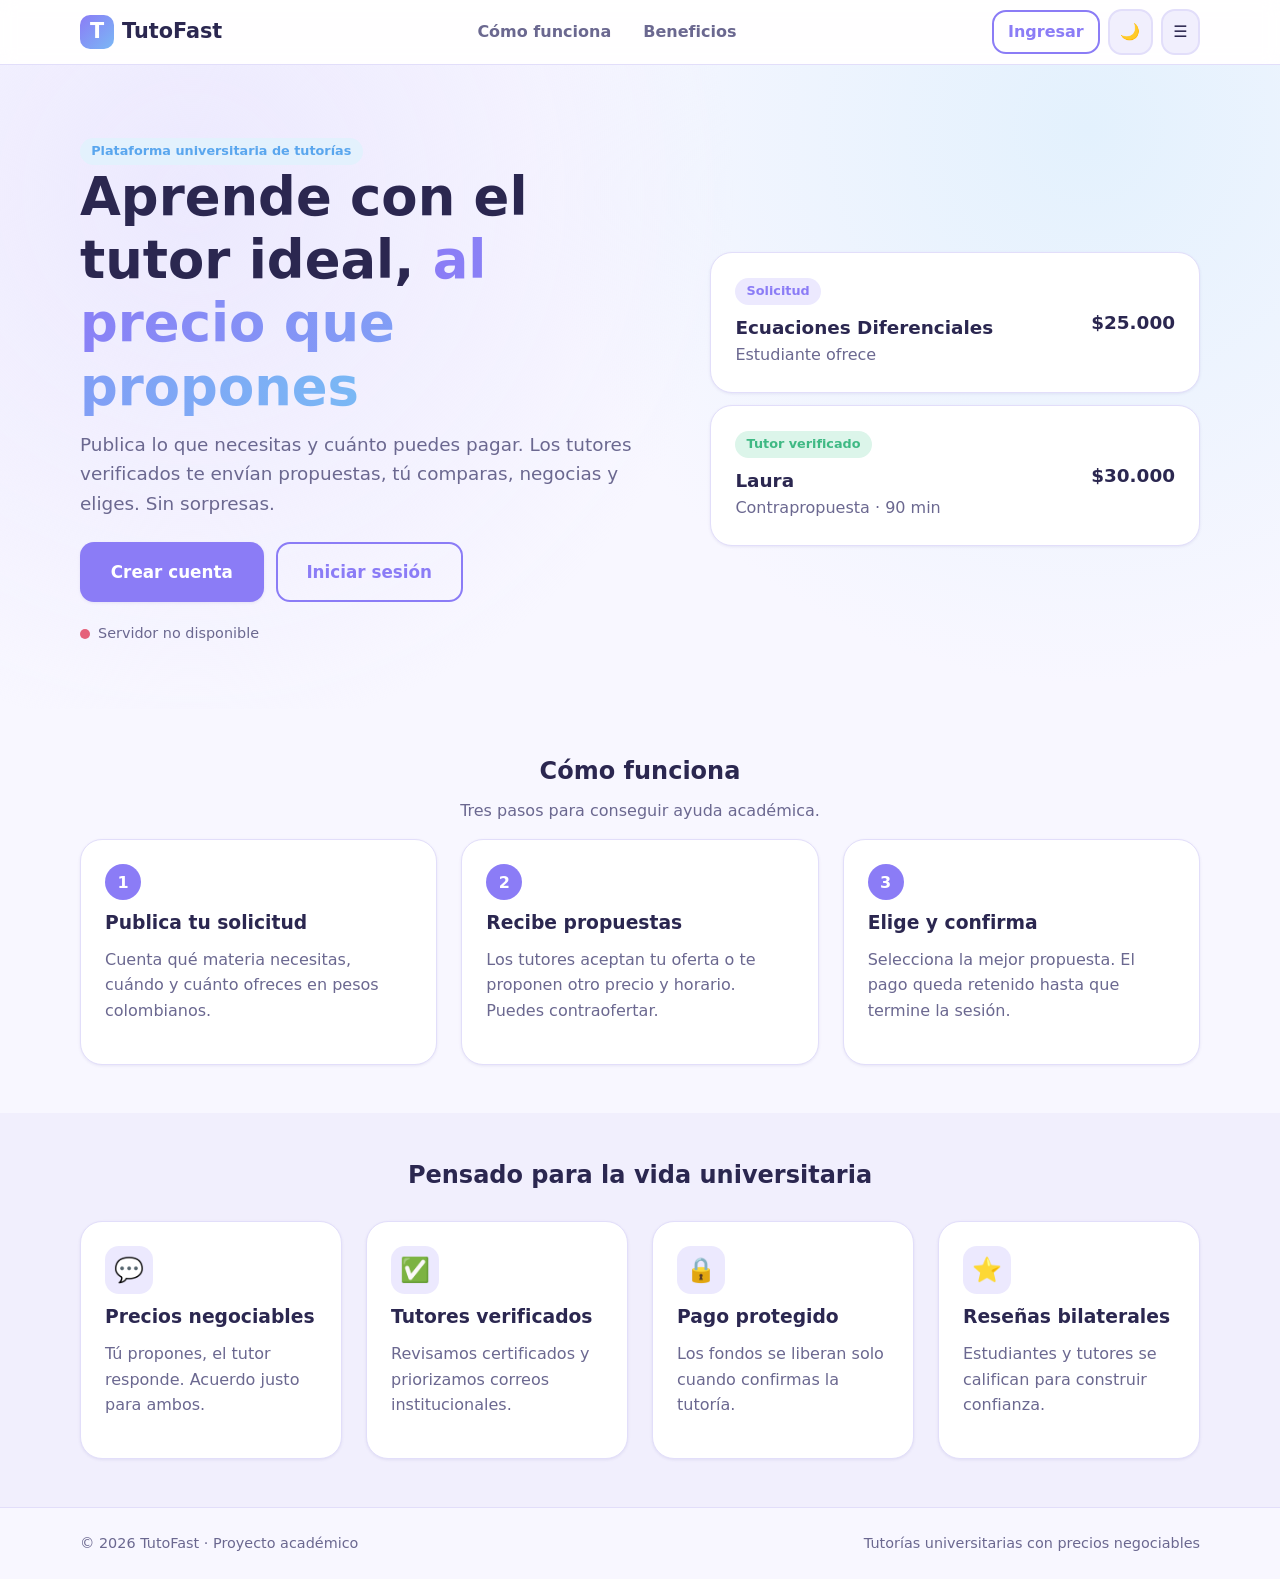
<file: frontend/index.html>
<!DOCTYPE html>
<html lang="es" data-theme="light">
<head>
  <meta charset="UTF-8">
  <meta name="viewport" content="width=device-width, initial-scale=1">
  <meta name="description" content="TutoFast: tutorías universitarias con precios negociables. Publica lo que necesitas y elige la mejor propuesta.">
  <title>TutoFast · Tutorías universitarias a tu precio</title>
  <link rel="stylesheet" href="css/variables.css">
  <link rel="stylesheet" href="css/estilos.css">
  <script>
    // Aplica el tema guardado antes de pintar para evitar parpadeos.
    (function () {
      var t = localStorage.getItem('tutofast_tema');
      if (t !== 'light' && t !== 'dark') {
        t = window.matchMedia && window.matchMedia('(prefers-color-scheme: dark)').matches ? 'dark' : 'light';
      }
      document.documentElement.setAttribute('data-theme', t);
    })();
  </script>
</head>
<body>
  <header class="navbar" data-encabezado></header>

  <main>
    <section class="hero">
      <div class="contenedor hero__interior">
        <div>
          <span class="badge badge--info">Plataforma universitaria de tutorías</span>
          <h1>Aprende con el tutor ideal, <span>al precio que propones</span></h1>
          <p class="hero__texto">Publica lo que necesitas y cuánto puedes pagar. Los tutores verificados te envían propuestas, tú comparas, negocias y eliges. Sin sorpresas.</p>
          <div class="hero__acciones" id="acceso">
            <a class="btn btn--primario btn--grande" href="acceso.html?modo=registro" data-solo-invitado>Crear cuenta</a>
            <a class="btn btn--borde btn--grande" href="acceso.html" data-solo-invitado>Iniciar sesión</a>
            <a class="btn btn--primario btn--grande" href="perfil.html" data-solo-autenticado hidden>Ir a mi perfil</a>
          </div>
          <p class="estado-api texto-suave" style="margin-top:1.25rem">
            <span class="punto" id="estado-punto"></span>
            <span id="estado-texto">Comprobando servidor…</span>
          </p>
        </div>

        <aside class="hero__demo" aria-label="Ejemplo de negociación">
          <div class="tarjeta">
            <div class="oferta">
              <div>
                <span class="badge">Solicitud</span>
                <p style="margin:.5rem 0 0"><strong>Ecuaciones Diferenciales</strong><br><span class="texto-suave">Estudiante ofrece</span></p>
              </div>
              <strong>$25.000</strong>
            </div>
          </div>
          <div class="tarjeta">
            <div class="oferta">
              <div>
                <span class="badge badge--exito">Tutor verificado</span>
                <p style="margin:.5rem 0 0"><strong>Laura</strong><br><span class="texto-suave">Contrapropuesta · 90 min</span></p>
              </div>
              <strong>$30.000</strong>
            </div>
          </div>
        </aside>
      </div>
    </section>

    <section class="seccion" id="como-funciona">
      <div class="contenedor">
        <h2 class="centrado">Cómo funciona</h2>
        <p class="centrado texto-suave">Tres pasos para conseguir ayuda académica.</p>
        <div class="rejilla rejilla--3 pasos">
          <article class="tarjeta paso">
            <h3>Publica tu solicitud</h3>
            <p class="texto-suave">Cuenta qué materia necesitas, cuándo y cuánto ofreces en pesos colombianos.</p>
          </article>
          <article class="tarjeta paso">
            <h3>Recibe propuestas</h3>
            <p class="texto-suave">Los tutores aceptan tu oferta o te proponen otro precio y horario. Puedes contraofertar.</p>
          </article>
          <article class="tarjeta paso">
            <h3>Elige y confirma</h3>
            <p class="texto-suave">Selecciona la mejor propuesta. El pago queda retenido hasta que termine la sesión.</p>
          </article>
        </div>
      </div>
    </section>

    <section class="seccion" id="beneficios" style="background:var(--superficie-2)">
      <div class="contenedor">
        <h2 class="centrado">Pensado para la vida universitaria</h2>
        <div class="rejilla rejilla--4" style="margin-top:2rem">
          <article class="tarjeta tarjeta--elevable">
            <div class="tarjeta__icono" aria-hidden="true">💬</div>
            <h3>Precios negociables</h3>
            <p class="texto-suave">Tú propones, el tutor responde. Acuerdo justo para ambos.</p>
          </article>
          <article class="tarjeta tarjeta--elevable">
            <div class="tarjeta__icono" aria-hidden="true">✅</div>
            <h3>Tutores verificados</h3>
            <p class="texto-suave">Revisamos certificados y priorizamos correos institucionales.</p>
          </article>
          <article class="tarjeta tarjeta--elevable">
            <div class="tarjeta__icono" aria-hidden="true">🔒</div>
            <h3>Pago protegido</h3>
            <p class="texto-suave">Los fondos se liberan solo cuando confirmas la tutoría.</p>
          </article>
          <article class="tarjeta tarjeta--elevable">
            <div class="tarjeta__icono" aria-hidden="true">⭐</div>
            <h3>Reseñas bilaterales</h3>
            <p class="texto-suave">Estudiantes y tutores se califican para construir confianza.</p>
          </article>
        </div>
      </div>
    </section>
  </main>

  <footer class="pie">
    <div class="contenedor pie__interior">
      <span>© <span id="anio"></span> TutoFast · Proyecto académico</span>
      <span>Tutorías universitarias con precios negociables</span>
    </div>
  </footer>

  <script type="module" src="js/paginas/index.js"></script>
</body>
</html>
</file>
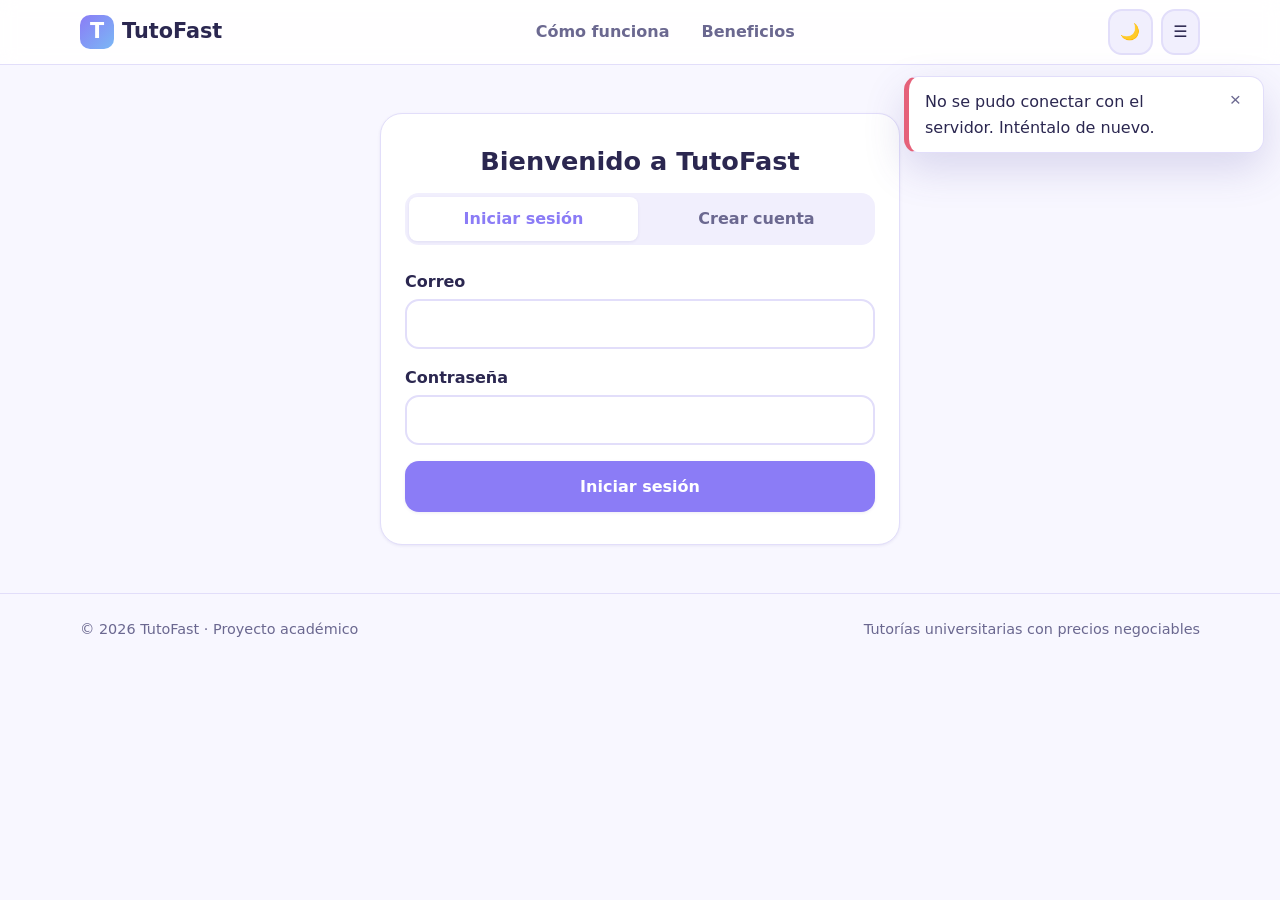
<file: frontend/acceso.html>
<!DOCTYPE html>
<html lang="es" data-theme="light">
<head>
  <meta charset="UTF-8">
  <meta name="viewport" content="width=device-width, initial-scale=1">
  <title>Acceso · TutoFast</title>
  <link rel="stylesheet" href="css/variables.css">
  <link rel="stylesheet" href="css/estilos.css">
  <script>
    // Aplica el tema guardado antes de pintar para evitar parpadeos.
    (function () {
      var t = localStorage.getItem('tutofast_tema');
      if (t !== 'light' && t !== 'dark') {
        t = window.matchMedia && window.matchMedia('(prefers-color-scheme: dark)').matches ? 'dark' : 'light';
      }
      document.documentElement.setAttribute('data-theme', t);
    })();
  </script>
</head>
<body>
  <header class="navbar" data-encabezado></header>

  <main class="seccion acceso">
    <div class="contenedor acceso__interior">
      <section class="tarjeta acceso__tarjeta" aria-labelledby="acceso-titulo">
        <h1 id="acceso-titulo" class="acceso__titulo">Bienvenido a TutoFast</h1>

        <div class="pestanas" role="tablist" aria-label="Acceso">
          <button class="pestana" type="button" role="tab" id="pestana-ingreso" aria-controls="panel-ingreso" aria-selected="true">Iniciar sesión</button>
          <button class="pestana" type="button" role="tab" id="pestana-registro" aria-controls="panel-registro" aria-selected="false" tabindex="-1">Crear cuenta</button>
        </div>

        <div id="aviso" class="alerta" role="status" hidden></div>

        <!-- Inicio de sesión -->
        <form id="panel-ingreso" class="panel" role="tabpanel" aria-labelledby="pestana-ingreso" novalidate>
          <div class="campo">
            <label for="ingreso-correo">Correo</label>
            <input type="email" id="ingreso-correo" name="correo" autocomplete="email" required>
            <div class="campo__error" data-error-de="correo" hidden></div>
          </div>
          <div class="campo">
            <label for="ingreso-clave">Contraseña</label>
            <input type="password" id="ingreso-clave" name="clave" autocomplete="current-password" required>
            <div class="campo__error" data-error-de="clave" hidden></div>
          </div>
          <button class="btn btn--primario btn--bloque" type="submit">Iniciar sesión</button>
        </form>

        <!-- Registro -->
        <form id="panel-registro" class="panel" role="tabpanel" aria-labelledby="pestana-registro" novalidate hidden>
          <fieldset class="campo selector-rol">
            <legend>Quiero registrarme como</legend>
            <label class="opcion-rol"><input type="radio" name="rol" value="ESTUDIANTE" checked> <span>Estudiante</span></label>
            <label class="opcion-rol"><input type="radio" name="rol" value="TUTOR"> <span>Tutor</span></label>
            <p class="campo__ayuda">Más adelante podrás activar el otro rol desde tu perfil.</p>
          </fieldset>

          <div class="campo">
            <label for="registro-nombre">Nombre completo</label>
            <input type="text" id="registro-nombre" name="nombre" autocomplete="name" maxlength="120" required>
            <div class="campo__error" data-error-de="nombre" hidden></div>
          </div>
          <div class="campo">
            <label for="registro-correo">Correo</label>
            <input type="email" id="registro-correo" name="correo" autocomplete="email" maxlength="120" required>
            <div class="campo__ayuda">Con correo institucional (.edu.co) tu verificación tiene prioridad.</div>
            <div class="campo__error" data-error-de="correo" hidden></div>
          </div>
          <div class="campo">
            <label for="registro-documento">Documento de identidad</label>
            <input type="text" id="registro-documento" name="documento" inputmode="numeric" autocomplete="off" maxlength="15" required>
            <div class="campo__ayuda">Solo números, entre 5 y 15 dígitos.</div>
            <div class="campo__error" data-error-de="documento" hidden></div>
          </div>
          <div class="campo">
            <label for="registro-clave">Contraseña</label>
            <input type="password" id="registro-clave" name="clave" autocomplete="new-password" maxlength="64" required>
            <div class="campo__ayuda">Entre 8 y 64 caracteres, con al menos una letra y un número.</div>
            <div class="campo__error" data-error-de="clave" hidden></div>
          </div>
          <fieldset class="campo" id="campos-academicos">
            <legend>Tu programa académico <span class="texto-suave">(opcional)</span></legend>
            <div class="campo">
              <label for="registro-universidad">Universidad</label>
              <select id="registro-universidad" name="universidadId"><option value="">Cargando…</option></select>
            </div>
            <div class="campo">
              <label for="registro-facultad">Facultad</label>
              <select id="registro-facultad" name="facultadId" disabled><option value="">Selecciona una facultad</option></select>
            </div>
            <div class="campo">
              <label for="registro-programa">Programa académico</label>
              <select id="registro-programa" name="programaId" disabled><option value="">Selecciona un programa</option></select>
              <div class="campo__error" data-error-de="programaId" hidden></div>
            </div>
          </fieldset>
          <div class="campo" id="campo-semestre">
            <label for="registro-semestre">Semestre actual</label>
            <input type="number" id="registro-semestre" name="semestre" min="1" max="14" inputmode="numeric">
            <div class="campo__error" data-error-de="semestre" hidden></div>
          </div>

          <div class="campo campo--casilla">
            <label class="casilla">
              <input type="checkbox" id="registro-acepta" name="aceptaTratamientoDatos" required>
              <span>Autorizo el tratamiento de mis datos personales conforme a la <strong>Ley 1581 de 2012</strong> y la política de tratamiento de datos de TutoFast.</span>
            </label>
            <div class="campo__error" data-error-de="aceptaTratamientoDatos" hidden></div>
          </div>

          <button class="btn btn--primario btn--bloque" type="submit">Crear cuenta</button>
        </form>
      </section>
    </div>
  </main>

  <footer class="pie">
    <div class="contenedor pie__interior">
      <span>© <span id="anio"></span> TutoFast · Proyecto académico</span>
      <span>Tutorías universitarias con precios negociables</span>
    </div>
  </footer>

  <script type="module" src="js/paginas/acceso.js"></script>
</body>
</html>
</file>
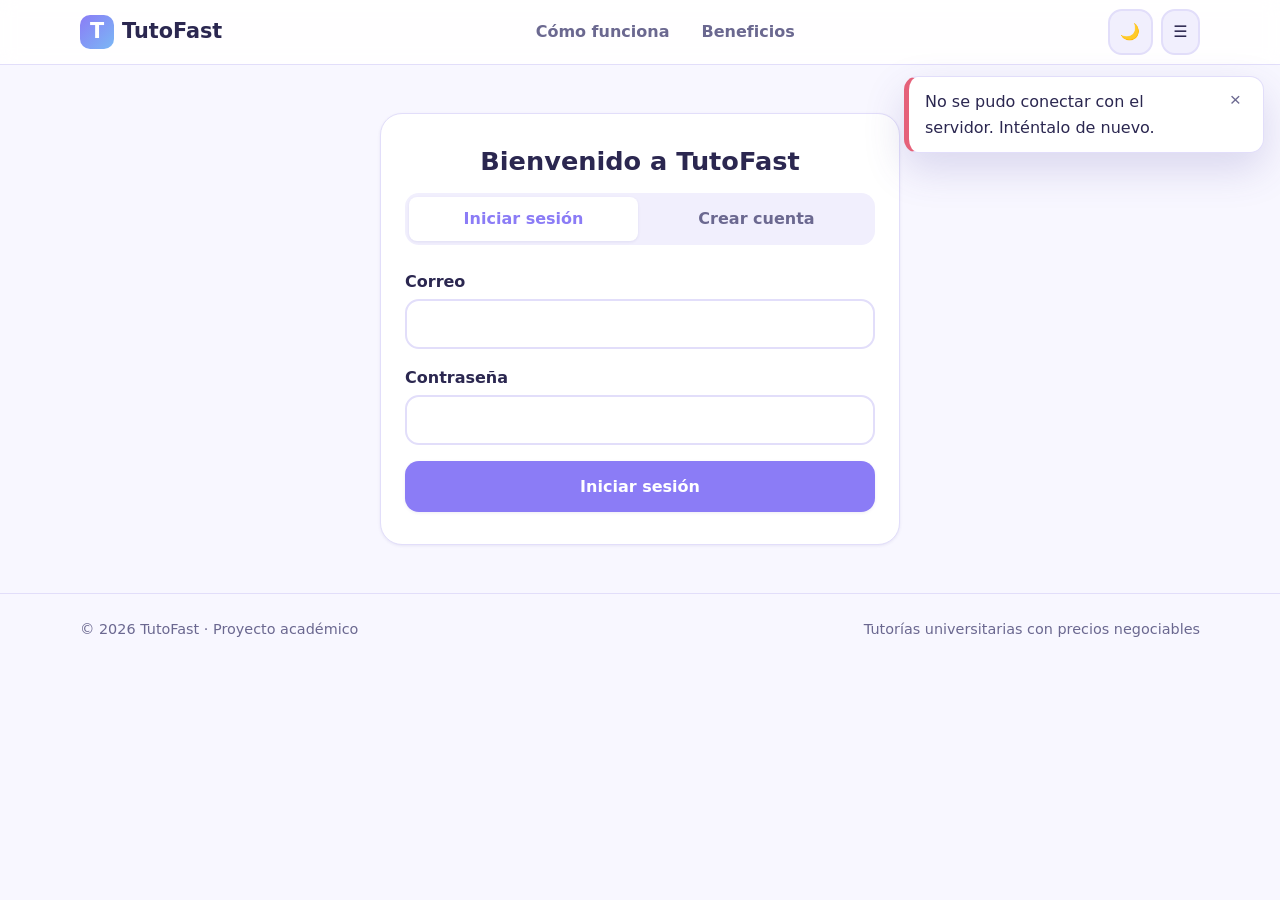
<file: frontend/admin.html>
<!DOCTYPE html>
<html lang="es" data-theme="light">
<head>
  <meta charset="UTF-8">
  <meta name="viewport" content="width=device-width, initial-scale=1">
  <title>Administración · TutoFast</title>
  <link rel="stylesheet" href="css/variables.css">
  <link rel="stylesheet" href="css/estilos.css">
  <script>
    // Aplica el tema guardado antes de pintar para evitar parpadeos.
    (function () {
      var t = localStorage.getItem('tutofast_tema');
      if (t !== 'light' && t !== 'dark') {
        t = window.matchMedia && window.matchMedia('(prefers-color-scheme: dark)').matches ? 'dark' : 'light';
      }
      document.documentElement.setAttribute('data-theme', t);
    })();
  </script>
</head>
<body>
  <header class="navbar" data-encabezado></header>

  <main class="seccion">
    <div class="contenedor admin">
      <h1>Administración</h1>
      <div id="aviso" class="alerta" role="status" hidden></div>
      <p id="cargando" class="texto-suave">Cargando el panel…</p>

      <div id="contenido" hidden>
        <div class="pestanas pestanas--admin" role="tablist" aria-label="Secciones de administración">
          <button class="pestana" type="button" role="tab" id="pestana-catalogos" aria-controls="panel-catalogos" aria-selected="true">Catálogos</button>
          <button class="pestana" type="button" role="tab" id="pestana-comision" aria-controls="panel-comision" aria-selected="false" tabindex="-1">Comisión</button>
          <button class="pestana" type="button" role="tab" id="pestana-verificacion" aria-controls="panel-verificacion" aria-selected="false" tabindex="-1">Verificación de tutores</button>
          <button class="pestana" type="button" role="tab" id="pestana-usuarios" aria-controls="panel-usuarios" aria-selected="false" tabindex="-1">Usuarios</button>
          <button class="pestana" type="button" role="tab" id="pestana-moderacion" aria-controls="panel-moderacion" aria-selected="false" tabindex="-1">Moderación</button>
          <button class="pestana" type="button" role="tab" id="pestana-reportes" aria-controls="panel-reportes" aria-selected="false" tabindex="-1">Reportes y sanciones</button>
          <button class="pestana" type="button" role="tab" id="pestana-cierre" aria-controls="panel-cierre" aria-selected="false" tabindex="-1">Cierre automático</button>
          <button class="pestana" type="button" role="tab" id="pestana-auditoria" aria-controls="panel-auditoria" aria-selected="false" tabindex="-1">Auditoría</button>
        </div>

        <!-- Catálogos -->
        <section id="panel-catalogos" class="admin__panel" role="tabpanel" aria-labelledby="pestana-catalogos">
          <div class="tarjeta">
            <h2>Catálogo académico</h2>
            <p class="texto-suave">Elige la universidad, la facultad y el programa donde quieres trabajar. Los elementos desactivados dejan de aparecer en el registro y en las solicitudes.</p>
            <div class="rejilla-form">
              <div class="campo">
                <label for="cat-universidad">Universidad</label>
                <select id="cat-universidad"></select>
              </div>
              <div class="campo">
                <label for="cat-facultad">Facultad</label>
                <select id="cat-facultad" disabled></select>
              </div>
            </div>
            <div class="campo">
              <label for="cat-programa">Programa académico</label>
              <select id="cat-programa" disabled></select>
            </div>
          </div>

          <div class="tarjeta" aria-labelledby="cat-universidades-titulo">
            <h3 id="cat-universidades-titulo">Universidades</h3>
            <div class="tabla-contenedor"><table class="tabla" id="tabla-universidades"></table></div>
            <form class="admin__formulario" id="form-universidad" novalidate>
              <div class="campo">
                <label for="nueva-universidad">Nueva universidad</label>
                <input type="text" id="nueva-universidad" name="nombre" maxlength="120" required>
                <div class="campo__error" data-error-de="nombre" hidden></div>
              </div>
              <div class="campo"><button class="btn btn--primario" type="submit">Agregar universidad</button></div>
            </form>
          </div>

          <div class="tarjeta" aria-labelledby="cat-facultades-titulo">
            <h3 id="cat-facultades-titulo">Facultades</h3>
            <p id="vacio-facultades" class="texto-suave">Elige una universidad para ver sus facultades.</p>
            <div class="tabla-contenedor" id="contenedor-facultades" hidden><table class="tabla" id="tabla-facultades"></table></div>
            <form class="admin__formulario" id="form-facultad" novalidate hidden>
              <div class="campo">
                <label for="nueva-facultad">Nueva facultad</label>
                <input type="text" id="nueva-facultad" name="nombre" maxlength="120" required>
                <div class="campo__error" data-error-de="nombre" hidden></div>
              </div>
              <div class="campo"><button class="btn btn--primario" type="submit">Agregar facultad</button></div>
            </form>
          </div>

          <div class="tarjeta" aria-labelledby="cat-programas-titulo">
            <h3 id="cat-programas-titulo">Programas académicos</h3>
            <p id="vacio-programas" class="texto-suave">Elige una facultad para ver sus programas.</p>
            <div class="tabla-contenedor" id="contenedor-programas" hidden><table class="tabla" id="tabla-programas"></table></div>
            <form class="admin__formulario" id="form-programa" novalidate hidden>
              <div class="campo">
                <label for="nuevo-programa">Nuevo programa</label>
                <input type="text" id="nuevo-programa" name="nombre" maxlength="120" required>
                <div class="campo__error" data-error-de="nombre" hidden></div>
              </div>
              <div class="campo"><button class="btn btn--primario" type="submit">Agregar programa</button></div>
            </form>
          </div>

          <div class="tarjeta" aria-labelledby="cat-asignaturas-titulo">
            <h3 id="cat-asignaturas-titulo">Asignaturas</h3>
            <p id="vacio-asignaturas" class="texto-suave">Elige un programa para ver sus asignaturas.</p>
            <div class="tabla-contenedor" id="contenedor-asignaturas" hidden><table class="tabla" id="tabla-asignaturas"></table></div>
            <form class="admin__formulario" id="form-asignatura" novalidate hidden>
              <div class="campo">
                <label for="nueva-asignatura-codigo">Código</label>
                <input type="text" id="nueva-asignatura-codigo" name="codigo" maxlength="20" placeholder="IS-204" required>
                <div class="campo__error" data-error-de="codigo" hidden></div>
              </div>
              <div class="campo">
                <label for="nueva-asignatura-nombre">Nombre</label>
                <input type="text" id="nueva-asignatura-nombre" name="nombre" maxlength="120" required>
                <div class="campo__error" data-error-de="nombre" hidden></div>
              </div>
              <div class="campo"><button class="btn btn--primario" type="submit">Agregar asignatura</button></div>
            </form>
          </div>
        </section>

        <!-- Comisión -->
        <section id="panel-comision" class="admin__panel" role="tabpanel" aria-labelledby="pestana-comision" hidden>
          <div class="tarjeta">
            <h2>Comisión de la plataforma</h2>
            <p class="texto-suave">Se descuenta del pago de cada tutoría. El cambio solo aplica a servicios que se confirmen desde ahora; los ya confirmados conservan su comisión.</p>
            <p>Vigente: <span id="comision-vigente" class="comision-actual">—</span></p>
            <p id="comision-desde" class="texto-suave"></p>
            <form class="admin__formulario" id="form-comision" novalidate>
              <div class="campo">
                <label for="comision-nueva">Nuevo porcentaje (0 a 50)</label>
                <input type="number" id="comision-nueva" name="porcentaje" min="0" max="50" step="0.1" inputmode="decimal" required>
                <div class="campo__error" data-error-de="porcentaje" hidden></div>
              </div>
              <div class="campo"><button class="btn btn--primario" type="submit">Actualizar comisión</button></div>
            </form>
          </div>
          <div class="tarjeta">
            <h3>Historial</h3>
            <div class="tabla-contenedor"><table class="tabla" id="tabla-comision"></table></div>
          </div>
        </section>

        <!-- Verificación de tutores -->
        <section id="panel-verificacion" class="admin__panel" role="tabpanel" aria-labelledby="pestana-verificacion" hidden>
          <div class="tarjeta">
            <div class="barra-acciones">
              <h2>Verificación de tutores</h2>
              <button class="btn btn--borde btn--pequeno" type="button" id="verificacion-recargar">Actualizar</button>
            </div>
            <p class="texto-suave">Los tutores con correo institucional (.edu.co) aparecen primero. Al aprobar un soporte el tutor pasa a «Tutor Verificado»; al rechazar debes indicar el motivo.</p>
            <ul id="cola-verificacion" class="cola" aria-live="polite"></ul>
            <p id="cola-vacia" class="texto-suave" hidden>No hay soportes pendientes de revisión.</p>
          </div>
        </section>

        <!-- Usuarios -->
        <section id="panel-usuarios" class="admin__panel" role="tabpanel" aria-labelledby="pestana-usuarios" hidden>
          <div class="tarjeta">
            <h2>Usuarios</h2>
            <form class="admin__barra" id="filtros-usuarios" novalidate>
              <div class="campo">
                <label for="usr-q">Buscar por nombre o correo</label>
                <input type="search" id="usr-q" name="q" maxlength="120">
              </div>
              <div class="campo">
                <label for="usr-rol">Rol</label>
                <select id="usr-rol" name="rol">
                  <option value="">Todos</option>
                  <option value="ESTUDIANTE">Estudiante</option>
                  <option value="TUTOR">Tutor</option>
                  <option value="ADMINISTRADOR">Administrador</option>
                </select>
              </div>
              <div class="campo">
                <label for="usr-estado">Estado</label>
                <select id="usr-estado" name="estado">
                  <option value="">Todos</option>
                  <option value="ACTIVA">Activa</option>
                  <option value="SUSPENDIDA">Suspendida</option>
                  <option value="BLOQUEADA">Bloqueada</option>
                </select>
              </div>
              <div class="campo"><button class="btn btn--primario" type="submit">Filtrar</button></div>
            </form>
            <div class="tabla-contenedor"><table class="tabla" id="tabla-usuarios"></table></div>
            <p id="usuarios-vacio" class="texto-suave" hidden>No se encontraron usuarios con esos filtros.</p>
            <div class="paginacion">
              <button class="btn btn--borde btn--pequeno" type="button" id="usuarios-anterior">Anterior</button>
              <span id="usuarios-pagina" class="texto-suave"></span>
              <button class="btn btn--borde btn--pequeno" type="button" id="usuarios-siguiente">Siguiente</button>
            </div>
          </div>
        </section>

        <!-- Moderación de mensajes y reseñas reportados -->
        <section id="panel-moderacion" class="admin__panel" role="tabpanel" aria-labelledby="pestana-moderacion" hidden>
          <div class="tarjeta">
            <div class="barra-acciones">
              <h2>Mensajes reportados</h2>
              <button class="btn btn--borde btn--pequeno" type="button" id="moderacion-recargar">Actualizar</button>
            </div>
            <p class="texto-suave">Un mensaje reportado conserva su contenido original para el expediente. Si confirmas la infracción se retira de la vista de los participantes y puedes sancionar a quien lo escribió (advertencia, suspensión temporal o bloqueo permanente).</p>
            <div id="mensajes-reportados" class="moderacion" aria-live="polite"></div>
            <p id="mensajes-vacio" class="texto-suave" hidden>No hay mensajes reportados pendientes de revisión.</p>
          </div>
          <div class="tarjeta">
            <h2>Reseñas reportadas</h2>
            <p class="texto-suave">Si confirmas la infracción la reseña se oculta de forma definitiva y deja de contar en la reputación. También puedes sancionar a su autor.</p>
            <div id="resenas-reportadas" class="moderacion" aria-live="polite"></div>
            <p id="resenas-vacio" class="texto-suave" hidden>No hay reseñas reportadas pendientes de revisión.</p>
          </div>
        </section>

        <!-- Reportes, sanciones y apelaciones -->
        <section id="panel-reportes" class="admin__panel" role="tabpanel" aria-labelledby="pestana-reportes" hidden>
          <div class="tarjeta">
            <div class="barra-acciones">
              <h2>Reportes</h2>
              <button class="btn btn--borde btn--pequeno" type="button" id="reportes-admin-recargar">Actualizar</button>
            </div>
            <p class="texto-suave">Abre el expediente de un reporte para revisar el servicio, el pago, las evidencias y el historial íntegro del chat. Al resolver puedes reembolsar al estudiante, liberar el pago al tutor o no mover dinero, y sancionar a la persona reportada si la decisión es a favor de quien reportó.</p>
            <div class="admin__barra">
              <div class="campo">
                <label for="rep-admin-estado">Estado</label>
                <select id="rep-admin-estado">
                  <option value="EN_REVISION" selected>En revisión</option>
                  <option value="RADICADO">Radicados</option>
                  <option value="RESUELTO">Resueltos</option>
                  <option value="DESESTIMADO">Desestimados</option>
                  <option value="">Todos</option>
                </select>
              </div>
            </div>
            <div id="reportes-admin" class="moderacion" aria-live="polite"></div>
            <p id="reportes-admin-vacio" class="texto-suave" hidden>No hay reportes con ese estado.</p>
            <div class="paginacion">
              <button class="btn btn--borde btn--pequeno" type="button" id="reportes-admin-anterior">Anterior</button>
              <span id="reportes-admin-pagina" class="texto-suave"></span>
              <button class="btn btn--borde btn--pequeno" type="button" id="reportes-admin-siguiente">Siguiente</button>
            </div>
          </div>
          <div class="tarjeta">
            <h2>Sanciones y apelaciones</h2>
            <p class="texto-suave">Una apelación pendiente mantiene la sanción vigente hasta que la resuelvas. Al revocarla se restablece la cuenta de la persona sancionada.</p>
            <div class="admin__barra">
              <div class="campo">
                <label for="san-admin-estado">Estado de la sanción</label>
                <select id="san-admin-estado">
                  <option value="EN_APELACION" selected>En apelación</option>
                  <option value="VIGENTE">Vigentes</option>
                  <option value="RATIFICADA">Ratificadas</option>
                  <option value="REVOCADA">Revocadas</option>
                  <option value="CUMPLIDA">Cumplidas</option>
                  <option value="">Todas</option>
                </select>
              </div>
            </div>
            <div id="sanciones-admin" class="moderacion" aria-live="polite"></div>
            <p id="sanciones-admin-vacio" class="texto-suave" hidden>No hay sanciones con ese estado.</p>
            <div class="paginacion">
              <button class="btn btn--borde btn--pequeno" type="button" id="sanciones-admin-anterior">Anterior</button>
              <span id="sanciones-admin-pagina" class="texto-suave"></span>
              <button class="btn btn--borde btn--pequeno" type="button" id="sanciones-admin-siguiente">Siguiente</button>
            </div>
          </div>
        </section>

        <!-- Cierre automático (demostración) -->
        <section id="panel-cierre" class="admin__panel" role="tabpanel" aria-labelledby="pestana-cierre" hidden>
          <div class="tarjeta">
            <h2>Cierre automático de servicios</h2>
            <p class="texto-suave">Cada 15 minutos TutoFast finaliza los servicios en desarrollo cuyo fin programado más 24 horas ya pasó y que no tienen un reporte abierto, y libera el pago al tutor. Aquí puedes ejecutarlo ahora, por ejemplo para una demostración.</p>
            <form id="form-cierre" class="admin__formulario" novalidate>
              <div class="campo">
                <label><input type="checkbox" id="cierre-ignorar-plazo" name="ignorarPlazo"> Ignorar la espera de 24 horas (solo demostración)</label>
              </div>
              <div class="campo"><button class="btn btn--primario" type="submit" id="cierre-ejecutar">Simular cierre automático</button></div>
            </form>
            <div id="cierre-resultado" class="cierre-resultado" aria-live="polite" hidden></div>
          </div>
        </section>

        <!-- Auditoría -->
        <section id="panel-auditoria" class="admin__panel" role="tabpanel" aria-labelledby="pestana-auditoria" hidden>
          <div class="tarjeta">
            <h2>Auditoría</h2>
            <form class="admin__barra" id="filtros-auditoria" novalidate>
              <div class="campo">
                <label for="aud-entidad">Entidad</label>
                <select id="aud-entidad" name="entidad">
                  <option value="">Todas</option>
                  <option value="Usuario">Usuario</option>
                  <option value="Universidad">Universidad</option>
                  <option value="Facultad">Facultad</option>
                  <option value="ProgramaAcademico">Programa académico</option>
                  <option value="Asignatura">Asignatura</option>
                  <option value="ParametroComision">Comisión</option>
                </select>
              </div>
              <div class="campo">
                <label for="aud-desde">Desde</label>
                <input type="date" id="aud-desde" name="desde">
              </div>
              <div class="campo">
                <label for="aud-hasta">Hasta</label>
                <input type="date" id="aud-hasta" name="hasta">
              </div>
              <div class="campo"><button class="btn btn--primario" type="submit">Filtrar</button></div>
            </form>
            <div class="tabla-contenedor"><table class="tabla" id="tabla-auditoria"></table></div>
            <p id="auditoria-vacia" class="texto-suave" hidden>No hay registros de auditoría con esos filtros.</p>
            <div class="paginacion">
              <button class="btn btn--borde btn--pequeno" type="button" id="auditoria-anterior">Anterior</button>
              <span id="auditoria-pagina" class="texto-suave"></span>
              <button class="btn btn--borde btn--pequeno" type="button" id="auditoria-siguiente">Siguiente</button>
            </div>
          </div>
        </section>
      </div>
    </div>
  </main>

  <footer class="pie">
    <div class="contenedor pie__interior">
      <span>© <span id="anio"></span> TutoFast · Proyecto académico</span>
      <span>Tutorías universitarias con precios negociables</span>
    </div>
  </footer>

  <script type="module" src="js/paginas/admin.js"></script>
</body>
</html>
</file>
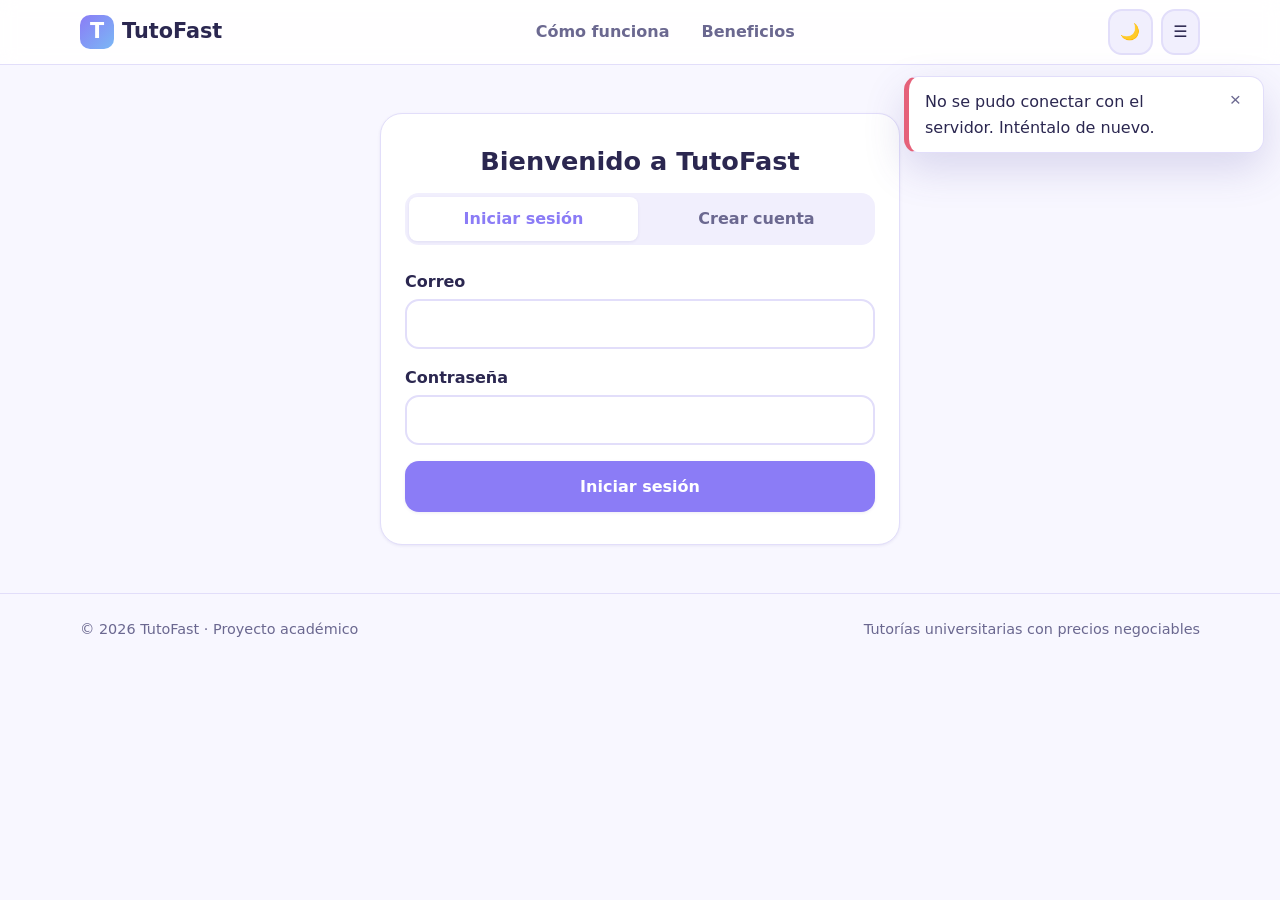
<file: frontend/negociacion.html>
<!DOCTYPE html>
<html lang="es" data-theme="light">
<head>
  <meta charset="UTF-8">
  <meta name="viewport" content="width=device-width, initial-scale=1">
  <title>Servicios · TutoFast</title>
  <link rel="stylesheet" href="css/variables.css">
  <link rel="stylesheet" href="css/estilos.css">
  <script>
    // Aplica el tema guardado antes de pintar para evitar parpadeos.
    (function () {
      var t = localStorage.getItem('tutofast_tema');
      if (t !== 'light' && t !== 'dark') {
        t = window.matchMedia && window.matchMedia('(prefers-color-scheme: dark)').matches ? 'dark' : 'light';
      }
      document.documentElement.setAttribute('data-theme', t);
    })();
  </script>
</head>
<body>
  <header class="navbar" data-encabezado></header>

  <main class="seccion">
    <div class="contenedor admin solicitudes">
      <h1 id="titulo-pagina">Mis servicios</h1>
      <div id="aviso" class="alerta" role="status" hidden></div>
      <p id="cargando" class="texto-suave">Cargando…</p>

      <!-- Lista de servicios del usuario -->
      <section id="vista-lista" hidden>
        <div class="barra-acciones">
          <div class="campo">
            <label for="fil-estado">Estado</label>
            <select id="fil-estado">
              <option value="">Todos</option>
              <option value="CONFIRMADO">Confirmado</option>
              <option value="EN_DESARROLLO">En desarrollo</option>
              <option value="FINALIZADO">Finalizado</option>
              <option value="EN_REVISION">En revisión</option>
              <option value="CANCELADO">Cancelado</option>
            </select>
          </div>
        </div>
        <div id="servicios" class="rejilla rejilla--3" aria-live="polite"></div>
        <p id="servicios-vacio" class="texto-suave centrado" hidden>Todavía no tienes servicios confirmados. Cuando confirmes (o te confirmen) una tutoría aparecerá aquí.</p>
      </section>

      <!-- Ficha de un servicio -->
      <section id="vista-detalle" class="servicio-detalle" hidden>
        <div><a class="btn btn--borde btn--pequeno" id="volver" href="negociacion.html">← Mis servicios</a></div>
        <div class="tarjeta" id="ficha"></div>
        <div class="tarjeta" id="pago"></div>
        <div class="tarjeta" id="acciones-servicio" hidden></div>
        <div class="tarjeta" id="calificaciones" hidden></div>
        <div class="tarjeta" id="conversacion" hidden>
          <h2>Conversación</h2>
          <div id="conversacion-zona"></div>
        </div>
      </section>
    </div>
  </main>

  <footer class="pie">
    <div class="contenedor pie__interior">
      <span>© <span id="anio"></span> TutoFast · Proyecto académico</span>
      <span>Tutorías universitarias con precios negociables</span>
    </div>
  </footer>

  <script type="module" src="js/paginas/negociacion.js"></script>
</body>
</html>
</file>
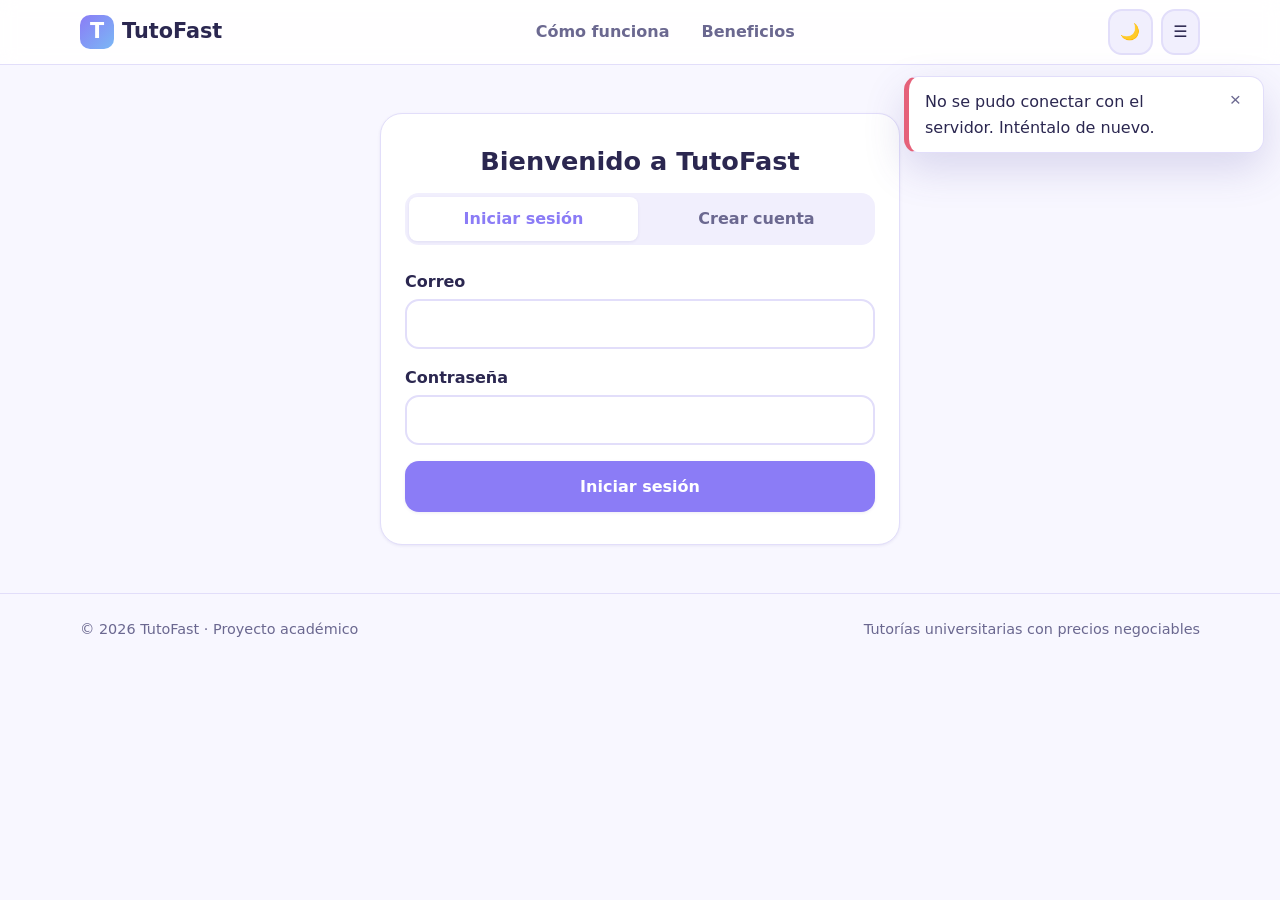
<file: frontend/perfil.html>
<!DOCTYPE html>
<html lang="es" data-theme="light">
<head>
  <meta charset="UTF-8">
  <meta name="viewport" content="width=device-width, initial-scale=1">
  <title>Mi perfil · TutoFast</title>
  <link rel="stylesheet" href="css/variables.css">
  <link rel="stylesheet" href="css/estilos.css">
  <script>
    // Aplica el tema guardado antes de pintar para evitar parpadeos.
    (function () {
      var t = localStorage.getItem('tutofast_tema');
      if (t !== 'light' && t !== 'dark') {
        t = window.matchMedia && window.matchMedia('(prefers-color-scheme: dark)').matches ? 'dark' : 'light';
      }
      document.documentElement.setAttribute('data-theme', t);
    })();
  </script>
</head>
<body>
  <header class="navbar" data-encabezado></header>

  <main class="seccion">
    <div class="contenedor perfil">
      <h1>Mi perfil</h1>
      <div id="aviso" class="alerta" role="status" hidden></div>
      <p id="cargando" class="texto-suave">Cargando tu perfil…</p>

      <div id="contenido" hidden>
        <div id="aviso-cuenta" class="alerta alerta--advertencia" role="alert" hidden>
          <strong id="aviso-cuenta-titulo"></strong>
          <span id="aviso-cuenta-texto"></span>
        </div>

        <section class="tarjeta" aria-labelledby="datos-titulo">
          <h2 id="datos-titulo">Datos de la cuenta</h2>
          <dl class="datos">
            <div><dt>Nombre</dt><dd id="dato-nombre"></dd></div>
            <div><dt>Correo</dt><dd id="dato-correo"></dd></div>
            <div><dt>Documento</dt><dd id="dato-documento"></dd></div>
            <div><dt>Registro</dt><dd id="dato-registro"></dd></div>
            <div><dt>Estado</dt><dd><span id="dato-estado" class="badge"></span></dd></div>
            <div><dt>Roles</dt><dd id="dato-roles" class="fila-badges"></dd></div>
          </dl>
        </section>

        <div id="secciones" class="perfil__secciones">
          <section class="tarjeta" id="seccion-ESTUDIANTE" aria-labelledby="estudiante-titulo" hidden>
            <h2 id="estudiante-titulo">Perfil de estudiante</h2>
            <form id="form-estudiante" novalidate>
              <fieldset class="campo">
                <legend>Programa académico</legend>
                <div class="rejilla-form">
                  <div class="campo">
                    <label for="est-universidad">Universidad</label>
                    <select id="est-universidad" name="universidadId"><option value="">Cargando…</option></select>
                  </div>
                  <div class="campo">
                    <label for="est-facultad">Facultad</label>
                    <select id="est-facultad" name="facultadId" disabled><option value="">Selecciona una facultad</option></select>
                  </div>
                </div>
                <div class="campo">
                  <label for="est-programa">Programa</label>
                  <select id="est-programa" name="programaId" disabled><option value="">Selecciona un programa</option></select>
                  <div class="campo__error" data-error-de="programaId" hidden></div>
                </div>
              </fieldset>
              <div class="campo">
                <label for="est-semestre">Semestre actual</label>
                <input type="number" id="est-semestre" name="semestre" min="1" max="14" inputmode="numeric" required>
                <div class="campo__error" data-error-de="semestre" hidden></div>
              </div>
              <button class="btn btn--primario" type="submit">Guardar perfil de estudiante</button>
            </form>
          </section>

          <section class="tarjeta" id="seccion-TUTOR" aria-labelledby="tutor-titulo" hidden>
            <div class="oferta">
              <h2 id="tutor-titulo">Perfil de tutor</h2>
              <span id="tutor-verificacion" class="badge badge--advertencia"></span>
            </div>
            <p class="texto-suave">Esta información es declarada por ti. La verificación la realiza un administrador a partir de tus soportes.</p>
            <form id="form-tutor" novalidate>
              <div class="campo">
                <label for="tut-presentacion">Presentación</label>
                <textarea id="tut-presentacion" name="presentacion" maxlength="1000" required></textarea>
                <div class="campo__error" data-error-de="presentacion" hidden></div>
              </div>
              <div class="rejilla-form">
                <div class="campo">
                  <label for="tut-tipo">Tipo de tutor</label>
                  <select id="tut-tipo" name="tipoTutor" required>
                    <option value="PAR">Par (estudiante)</option>
                    <option value="MONITOR_CERTIFICADO">Monitor certificado</option>
                  </select>
                  <div class="campo__error" data-error-de="tipoTutor" hidden></div>
                </div>
                <div class="campo">
                  <label for="tut-formacion">Formación</label>
                  <input type="text" id="tut-formacion" name="formacion" maxlength="200">
                  <div class="campo__error" data-error-de="formacion" hidden></div>
                </div>
              </div>
              <div class="campo">
                <label for="tut-experiencia">Experiencia</label>
                <input type="text" id="tut-experiencia" name="experiencia" maxlength="500">
                <div class="campo__error" data-error-de="experiencia" hidden></div>
              </div>
              <div class="campo">
                <label for="tut-areas">Áreas de interés</label>
                <input type="text" id="tut-areas" name="areasDeInteres" placeholder="Cálculo, Física, Programación">
                <div class="campo__ayuda">Sepáralas con comas (máximo 20).</div>
                <div class="campo__error" data-error-de="areasDeInteres" hidden></div>
              </div>
              <fieldset class="campo">
                <legend>Modalidades</legend>
                <label class="casilla"><input type="checkbox" name="modalidades" value="VIRTUAL"> <span>Virtual</span></label>
                <label class="casilla"><input type="checkbox" name="modalidades" value="PRESENCIAL"> <span>Presencial</span></label>
                <div class="campo__error" data-error-de="modalidades" hidden></div>
              </fieldset>
              <div class="campo">
                <label for="tut-disponibilidad">Disponibilidad</label>
                <input type="text" id="tut-disponibilidad" name="disponibilidad" maxlength="200" placeholder="L-J 14:00-18:00">
                <div class="campo__error" data-error-de="disponibilidad" hidden></div>
              </div>
              <fieldset class="campo" id="tut-academico">
                <legend>Asignaturas que dominas</legend>
                <div class="rejilla-form">
                  <div class="campo">
                    <label for="tut-universidad">Universidad</label>
                    <select id="tut-universidad"><option value="">Cargando…</option></select>
                  </div>
                  <div class="campo">
                    <label for="tut-facultad">Facultad</label>
                    <select id="tut-facultad" disabled><option value="">Selecciona una facultad</option></select>
                  </div>
                </div>
                <div class="campo">
                  <label for="tut-programa">Programa</label>
                  <select id="tut-programa" disabled><option value="">Selecciona un programa</option></select>
                </div>
                <div id="tut-asignaturas-programa" class="asignaturas" aria-live="polite"></div>
                <p class="campo__ayuda">Marca las asignaturas de cada programa; puedes combinar varios programas.</p>
                <ul id="tut-asignaturas-elegidas" class="fila-badges" aria-label="Asignaturas elegidas"></ul>
                <div class="campo__error" data-error-de="asignaturasDominadasIds" hidden></div>
              </fieldset>
              <div class="campo">
                <label for="tut-cuenta">Cuenta de cobro</label>
                <input type="text" id="tut-cuenta" name="cuentaBancariaCobro" maxlength="120" autocomplete="off">
                <div class="campo__ayuda">Referencia para recibir tus pagos (no ingreses datos de tarjeta).</div>
                <div class="campo__error" data-error-de="cuentaBancariaCobro" hidden></div>
              </div>
              <button class="btn btn--primario" type="submit">Guardar perfil de tutor</button>
            </form>
          </section>

          <section class="tarjeta" id="seccion-soportes" aria-labelledby="soportes-titulo" hidden>
            <h2 id="soportes-titulo">Soportes de verificación</h2>
            <p class="texto-suave">Sube documentos que respalden tu perfil (certificado de monitoría, historial de calificaciones, carné…). Un administrador los revisará y, al aprobarlos, tu perfil quedará como «Tutor Verificado».</p>
            <form id="form-soporte" novalidate>
              <div class="rejilla-form">
                <div class="campo">
                  <label for="sop-tipo">Tipo de soporte</label>
                  <select id="sop-tipo" name="tipo" required>
                    <option value="CERTIFICADO_MONITORIA">Certificado de monitoría</option>
                    <option value="HISTORIAL_CALIFICACIONES">Historial de calificaciones</option>
                    <option value="CARNE_ESTUDIANTIL">Carné estudiantil</option>
                    <option value="OTRO">Otro</option>
                  </select>
                  <div class="campo__error" data-error-de="tipo" hidden></div>
                </div>
                <div class="campo">
                  <label for="sop-archivo">Archivo</label>
                  <input type="file" id="sop-archivo" name="archivo" accept=".pdf,.png,.jpg,.jpeg,.docx" required>
                  <div class="campo__ayuda">PDF, PNG, JPG o DOCX de hasta 10 MB.</div>
                  <div class="campo__error" data-error-de="archivo" hidden></div>
                </div>
              </div>
              <button class="btn btn--primario" type="submit">Subir soporte</button>
            </form>
            <ul id="lista-soportes" class="soportes" aria-label="Soportes enviados"></ul>
            <p id="soportes-vacio" class="texto-suave" hidden>Aún no has enviado soportes.</p>
          </section>
        </div>

        <section class="tarjeta" id="sanciones" aria-labelledby="sanciones-titulo">
          <h2 id="sanciones-titulo">Mis sanciones y apelaciones</h2>
          <p class="texto-suave">Si un administrador te sancionó tras un reporte, aquí ves el motivo y la vigencia. Puedes apelar una sanción vigente con tu descargo y evidencias; mientras se resuelve, la sanción sigue vigente.</p>
          <div id="lista-sanciones" class="moderacion" aria-live="polite"></div>
          <p id="sanciones-vacio" class="texto-suave" hidden>No tienes sanciones. ¡Gracias por cuidar la comunidad!</p>
        </section>

        <section class="tarjeta" id="notificaciones" aria-labelledby="notif-titulo">
          <div class="barra-acciones">
            <h2 id="notif-titulo">Notificaciones</h2>
            <div class="fila-badges">
              <label class="casilla"><input type="checkbox" id="notif-solo-no-leidas"> <span>Solo no leídas</span></label>
              <button class="btn btn--borde btn--pequeno" type="button" id="notif-leer-todas">Marcar todas como leídas</button>
            </div>
          </div>
          <ul id="lista-notificaciones" class="lista-notificaciones" aria-live="polite"></ul>
          <p id="notif-vacio" class="texto-suave" hidden>No tienes notificaciones.</p>
          <button class="btn btn--borde btn--pequeno" type="button" id="notif-mas" hidden>Ver más</button>
        </section>

        <section class="tarjeta" id="seccion-roles" aria-labelledby="roles-titulo" hidden>
          <h2 id="roles-titulo">Activar otro rol</h2>
          <p id="roles-texto" class="texto-suave"></p>
          <button class="btn btn--secundario" type="button" id="boton-activar-rol"></button>
        </section>
      </div>
    </div>
  </main>

  <footer class="pie">
    <div class="contenedor pie__interior">
      <span>© <span id="anio"></span> TutoFast · Proyecto académico</span>
      <span>Tutorías universitarias con precios negociables</span>
    </div>
  </footer>

  <script type="module" src="js/paginas/perfil.js"></script>
</body>
</html>
</file>
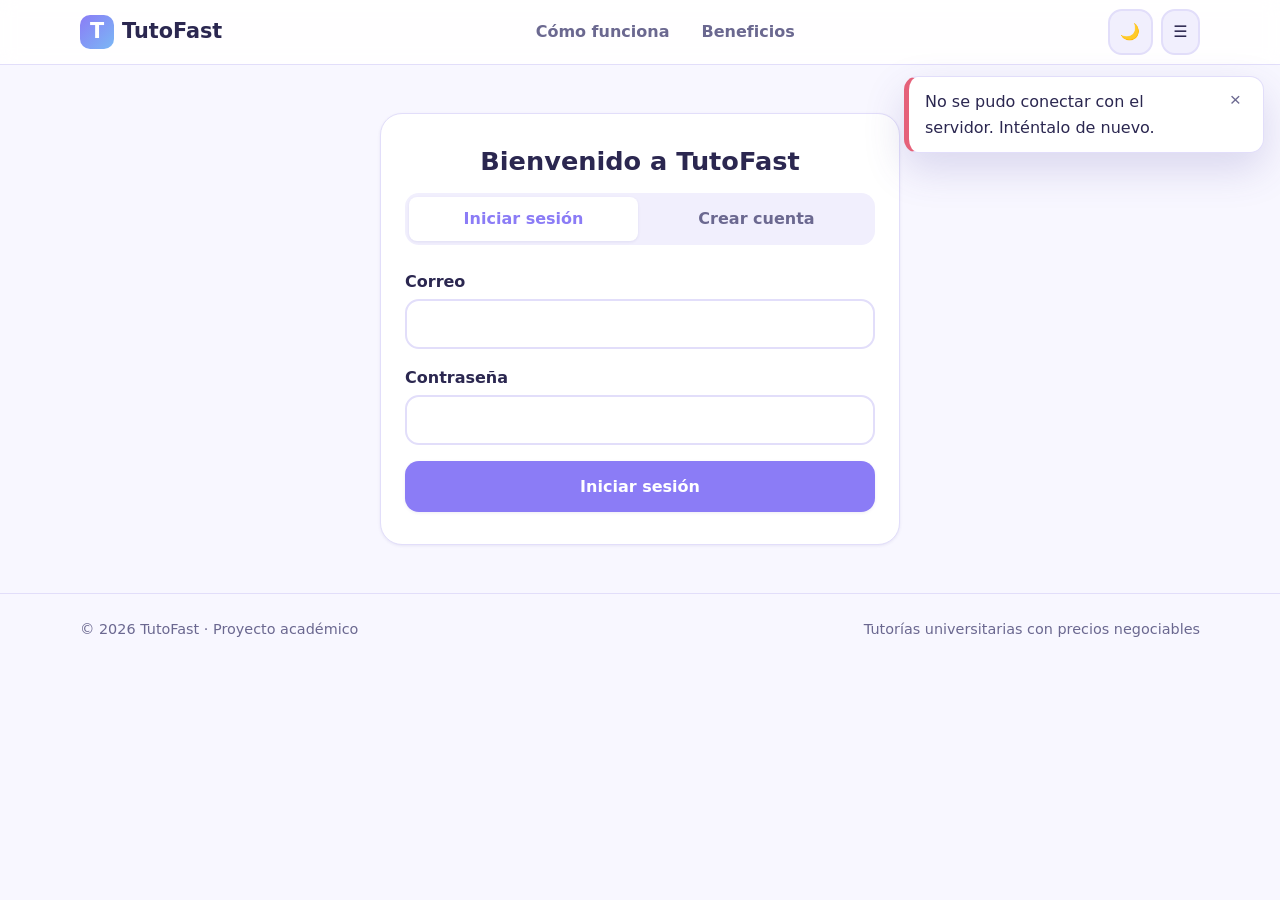
<file: frontend/reportes.html>
<!DOCTYPE html>
<html lang="es" data-theme="light">
<head>
  <meta charset="UTF-8">
  <meta name="viewport" content="width=device-width, initial-scale=1">
  <title>Reportes · TutoFast</title>
  <link rel="stylesheet" href="css/variables.css">
  <link rel="stylesheet" href="css/estilos.css">
  <script>
    // Aplica el tema guardado antes de pintar para evitar parpadeos.
    (function () {
      var t = localStorage.getItem('tutofast_tema');
      if (t !== 'light' && t !== 'dark') {
        t = window.matchMedia && window.matchMedia('(prefers-color-scheme: dark)').matches ? 'dark' : 'light';
      }
      document.documentElement.setAttribute('data-theme', t);
    })();
  </script>
</head>
<body>
  <header class="navbar" data-encabezado></header>

  <main class="seccion">
    <div class="contenedor admin reportes">
      <h1>Reportes y sanciones</h1>
      <div id="aviso" class="alerta" role="status" hidden></div>
      <p id="cargando" class="texto-suave">Cargando…</p>

      <div id="contenido" hidden>
        <section class="tarjeta" id="radicar" aria-labelledby="radicar-titulo">
          <h2 id="radicar-titulo">Radicar un reporte</h2>
          <p class="texto-suave">Si hubo un problema con un servicio (la otra persona no se presentó, te pidió pagar por fuera de la plataforma, un desacuerdo académico…), cuéntanoslo. Un reporte sobre un servicio en curso <strong>congela el pago</strong> y deja el servicio «En revisión» hasta que un administrador lo resuelva. Quien reportas será notificado.</p>
          <form id="form-reporte" novalidate>
            <div class="rejilla-form">
              <div class="campo">
                <label for="rep-servicio">Servicio</label>
                <select id="rep-servicio" name="servicioId"></select>
                <div class="campo__error" data-error-de="servicioId" hidden></div>
              </div>
              <div class="campo">
                <label for="rep-tipo">Motivo del reporte</label>
                <select id="rep-tipo" name="tipo" required></select>
                <div class="campo__error" data-error-de="tipo" hidden></div>
              </div>
            </div>
            <p id="rep-denunciado" class="texto-suave" hidden></p>
            <div class="campo">
              <label for="rep-motivo">Cuéntanos qué pasó</label>
              <textarea id="rep-motivo" name="motivo" maxlength="1000" required></textarea>
              <div class="campo__ayuda">Entre 10 y 1000 caracteres. Describe hechos concretos (fecha, hora, qué se acordó).</div>
              <div class="campo__error" data-error-de="motivo" hidden></div>
            </div>
            <div id="rep-evidencias"></div>
            <div class="campo__error" id="rep-evidencias-error" hidden></div>
            <button class="btn btn--primario" type="submit">Radicar reporte</button>
          </form>
        </section>

        <section class="tarjeta" id="mis-reportes" aria-labelledby="mis-reportes-titulo">
          <div class="barra-acciones">
            <h2 id="mis-reportes-titulo">Mis reportes</h2>
            <button class="btn btn--borde btn--pequeno" type="button" id="reportes-recargar">Actualizar</button>
          </div>
          <h3>Radicados por mí</h3>
          <div id="reportes-radicados" class="moderacion" aria-live="polite"></div>
          <p id="radicados-vacio" class="texto-suave" hidden>Todavía no has radicado reportes.</p>
          <h3>Recibidos</h3>
          <p class="texto-suave">Reportes que otra persona radicó en tu contra. Por seguridad no se muestra quién los radicó.</p>
          <div id="reportes-recibidos" class="moderacion" aria-live="polite"></div>
          <p id="recibidos-vacio" class="texto-suave" hidden>No tienes reportes en tu contra.</p>
        </section>

        <section class="tarjeta" id="sanciones" aria-labelledby="sanciones-titulo">
          <h2 id="sanciones-titulo">Mis sanciones</h2>
          <p class="texto-suave">Puedes apelar una sanción vigente con tu descargo y evidencias. También puedes hacerlo desde <a href="perfil.html#sanciones">tu perfil</a>.</p>
          <div id="lista-sanciones" class="moderacion" aria-live="polite"></div>
          <p id="sanciones-vacio" class="texto-suave" hidden>No tienes sanciones.</p>
        </section>
      </div>
    </div>
  </main>

  <footer class="pie">
    <div class="contenedor pie__interior">
      <span>© <span id="anio"></span> TutoFast · Proyecto académico</span>
      <span>Tutorías universitarias con precios negociables</span>
    </div>
  </footer>

  <script type="module" src="js/paginas/reportes.js"></script>
</body>
</html>
</file>
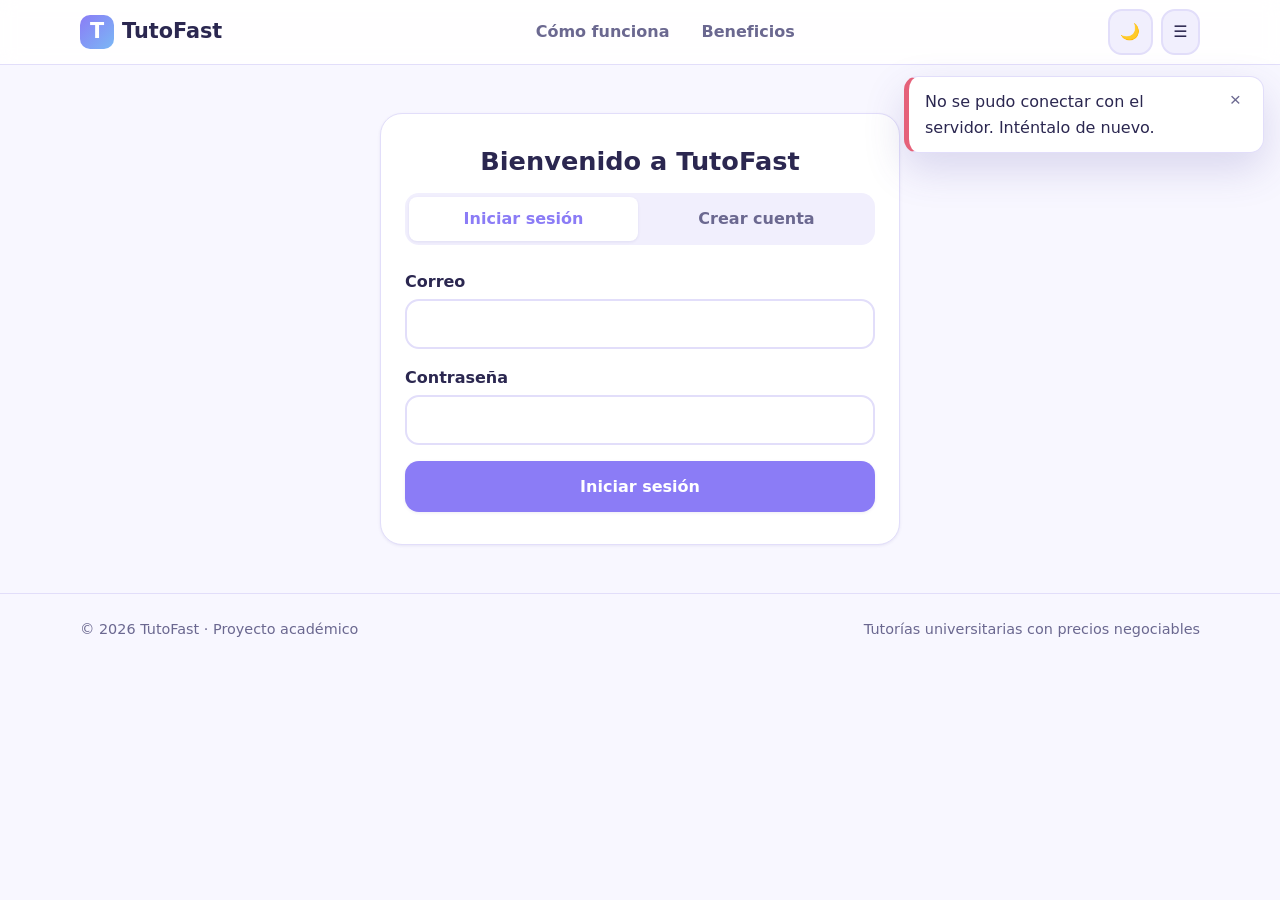
<file: frontend/solicitudes.html>
<!DOCTYPE html>
<html lang="es" data-theme="light">
<head>
  <meta charset="UTF-8">
  <meta name="viewport" content="width=device-width, initial-scale=1">
  <title>Solicitudes de tutoría · TutoFast</title>
  <link rel="stylesheet" href="css/variables.css">
  <link rel="stylesheet" href="css/estilos.css">
  <script>
    // Aplica el tema guardado antes de pintar para evitar parpadeos.
    (function () {
      var t = localStorage.getItem('tutofast_tema');
      if (t !== 'light' && t !== 'dark') {
        t = window.matchMedia && window.matchMedia('(prefers-color-scheme: dark)').matches ? 'dark' : 'light';
      }
      document.documentElement.setAttribute('data-theme', t);
    })();
  </script>
</head>
<body>
  <header class="navbar" data-encabezado></header>

  <main class="seccion">
    <div class="contenedor admin solicitudes">
      <h1>Solicitudes de tutoría</h1>
      <div id="aviso" class="alerta" role="status" hidden></div>
      <p id="cargando" class="texto-suave">Cargando…</p>

      <div id="contenido" hidden>
        <div class="pestanas pestanas--admin" role="tablist" aria-label="Secciones de solicitudes">
          <button class="pestana" type="button" role="tab" id="pestana-explorar" aria-controls="panel-explorar" aria-selected="true">Explorar</button>
          <button class="pestana" type="button" role="tab" id="pestana-publicar" aria-controls="panel-publicar" aria-selected="false" tabindex="-1" hidden>Publicar</button>
          <button class="pestana" type="button" role="tab" id="pestana-mias" aria-controls="panel-mias" aria-selected="false" tabindex="-1" hidden>Mis solicitudes</button>
          <button class="pestana" type="button" role="tab" id="pestana-propuestas" aria-controls="panel-propuestas" aria-selected="false" tabindex="-1" hidden>Mis propuestas</button>
        </div>

        <!-- Explorar -->
        <section id="panel-explorar" class="admin__panel" role="tabpanel" aria-labelledby="pestana-explorar">
          <form id="form-filtros" class="tarjeta" novalidate>
            <h2>Buscar solicitudes</h2>
            <div class="rejilla-form">
              <div class="campo">
                <label for="fil-universidad">Universidad</label>
                <select id="fil-universidad"><option value="">Cargando…</option></select>
              </div>
              <div class="campo">
                <label for="fil-facultad">Facultad</label>
                <select id="fil-facultad" disabled><option value="">Todas</option></select>
              </div>
              <div class="campo">
                <label for="fil-programa">Programa</label>
                <select id="fil-programa" disabled><option value="">Todos</option></select>
              </div>
              <div class="campo">
                <label for="fil-asignatura">Asignatura</label>
                <select id="fil-asignatura" disabled><option value="">Todas</option></select>
              </div>
              <div class="campo">
                <label for="fil-tema">Tema</label>
                <input type="search" id="fil-tema" maxlength="100" placeholder="Ej.: integrales, listas enlazadas">
              </div>
              <div class="campo">
                <label for="fil-modalidad">Modalidad</label>
                <select id="fil-modalidad">
                  <option value="">Cualquiera</option>
                  <option value="VIRTUAL">Virtual</option>
                  <option value="PRESENCIAL">Presencial</option>
                </select>
              </div>
              <div class="campo">
                <label for="fil-precio-min">Precio mínimo (COP)</label>
                <input type="number" id="fil-precio-min" min="0" step="1000" inputmode="numeric">
              </div>
              <div class="campo">
                <label for="fil-precio-max">Precio máximo (COP)</label>
                <input type="number" id="fil-precio-max" min="0" step="1000" inputmode="numeric">
              </div>
              <div class="campo">
                <label for="fil-desde">Desde</label>
                <input type="date" id="fil-desde">
              </div>
              <div class="campo">
                <label for="fil-hasta">Hasta</label>
                <input type="date" id="fil-hasta">
              </div>
              <div class="campo">
                <label for="fil-orden">Ordenar por</label>
                <select id="fil-orden">
                  <option value="recientes">Más recientes</option>
                  <option value="fecha">Fecha de la tutoría</option>
                  <option value="precioAsc">Precio: menor a mayor</option>
                  <option value="precioDesc">Precio: mayor a menor</option>
                </select>
              </div>
            </div>
            <div class="barra-acciones">
              <button class="btn btn--primario" type="submit">Buscar</button>
              <button class="btn btn--borde" type="button" id="filtros-limpiar">Limpiar filtros</button>
            </div>
          </form>

          <div id="resultados" class="rejilla rejilla--3" aria-live="polite"></div>
          <p id="resultados-vacio" class="texto-suave centrado" hidden>No se encontraron solicitudes que coincidan con los filtros seleccionados.</p>
          <div id="paginacion" class="paginacion" hidden>
            <button class="btn btn--borde btn--pequeno" type="button" id="pagina-anterior">← Anterior</button>
            <span id="pagina-info" class="texto-suave"></span>
            <button class="btn btn--borde btn--pequeno" type="button" id="pagina-siguiente">Siguiente →</button>
          </div>
        </section>

        <!-- Publicar / editar -->
        <section id="panel-publicar" class="admin__panel" role="tabpanel" aria-labelledby="pestana-publicar" hidden>
          <form id="form-solicitud" class="tarjeta" novalidate>
            <div class="oferta">
              <h2 id="form-titulo">Publicar una solicitud</h2>
              <button class="btn btn--borde btn--pequeno" type="button" id="form-cancelar-edicion" hidden>Cancelar edición</button>
            </div>
            <fieldset class="campo">
              <legend>¿Qué asignatura necesitas?</legend>
              <div class="rejilla-form">
                <div class="campo">
                  <label for="sol-universidad">Universidad</label>
                  <select id="sol-universidad"><option value="">Cargando…</option></select>
                </div>
                <div class="campo">
                  <label for="sol-facultad">Facultad</label>
                  <select id="sol-facultad" disabled><option value="">Selecciona una facultad</option></select>
                </div>
                <div class="campo">
                  <label for="sol-programa">Programa</label>
                  <select id="sol-programa" disabled><option value="">Selecciona un programa</option></select>
                </div>
                <div class="campo">
                  <label for="sol-asignatura">Asignatura</label>
                  <select id="sol-asignatura" name="asignaturaId" disabled required><option value="">Selecciona una asignatura</option></select>
                  <div class="campo__error" data-error-de="asignaturaId" hidden></div>
                </div>
              </div>
            </fieldset>
            <div class="campo">
              <label for="sol-tema">Tema</label>
              <input type="text" id="sol-tema" name="tema" maxlength="200" required>
              <div class="campo__error" data-error-de="tema" hidden></div>
            </div>
            <div class="campo">
              <label for="sol-descripcion">Descripción</label>
              <textarea id="sol-descripcion" name="descripcion" maxlength="2000" rows="4" required></textarea>
              <div class="campo__ayuda">Mínimo 20 caracteres. Explica el objetivo pedagógico del tema; no se admiten textos genéricos ni la realización de evaluaciones calificables.</div>
              <div class="campo__error" data-error-de="descripcion" hidden></div>
            </div>
            <div class="rejilla-form">
              <div class="campo">
                <label for="sol-tipo">Tipo de servicio</label>
                <select id="sol-tipo" name="tipoServicio" required>
                  <option value="EXPLICACION_TEMA">Explicación de un tema</option>
                  <option value="RESOLUCION_GUIADA_EJERCICIOS">Resolución guiada de ejercicios</option>
                  <option value="PREPARACION_EXAMEN">Preparación de examen</option>
                  <option value="REVISION_TRABAJO">Revisión de trabajo</option>
                </select>
                <div class="campo__error" data-error-de="tipoServicio" hidden></div>
              </div>
              <div class="campo">
                <label for="sol-fecha">Fecha y hora</label>
                <input type="datetime-local" id="sol-fecha" name="fechaHora" required>
                <div class="campo__error" data-error-de="fechaHora" hidden></div>
              </div>
              <div class="campo">
                <label for="sol-duracion">Duración</label>
                <select id="sol-duracion" name="duracion" required>
                  <option value="MIN_30">30 minutos</option>
                  <option value="MIN_60" selected>60 minutos</option>
                  <option value="MIN_120">120 minutos</option>
                </select>
                <div class="campo__error" data-error-de="duracion" hidden></div>
              </div>
              <div class="campo">
                <label for="sol-precio">Precio inicial (COP)</label>
                <input type="number" id="sol-precio" name="precioInicialCOP" min="1000" step="500" inputmode="numeric" required>
                <div class="campo__ayuda">Los tutores podrán aceptarlo o contraofertar.</div>
                <div class="campo__error" data-error-de="precioInicialCOP" hidden></div>
              </div>
              <div class="campo">
                <label for="sol-modalidad">Modalidad</label>
                <select id="sol-modalidad" name="modalidad" required>
                  <option value="VIRTUAL">Virtual</option>
                  <option value="PRESENCIAL">Presencial</option>
                </select>
                <div class="campo__error" data-error-de="modalidad" hidden></div>
              </div>
              <div class="campo" id="campo-zona" hidden>
                <label for="sol-zona">Zona de encuentro segura</label>
                <input type="text" id="sol-zona" name="zonaEncuentro" maxlength="200" placeholder="Biblioteca central, sala 3">
                <div class="campo__error" data-error-de="zonaEncuentro" hidden></div>
              </div>
            </div>
            <div class="campo">
              <label for="sol-archivos">Archivos de apoyo (opcional)</label>
              <input type="file" id="sol-archivos" multiple accept=".pdf,.png,.jpg,.jpeg,.docx">
              <div class="campo__ayuda">Hasta 5 archivos (PDF, PNG, JPG o DOCX de hasta 10 MB cada uno).</div>
              <div class="campo__error" data-error-de="archivos" hidden></div>
            </div>
            <button class="btn btn--primario" type="submit" id="form-enviar">Publicar solicitud</button>
          </form>
        </section>

        <!-- Mis solicitudes -->
        <section id="panel-mias" class="admin__panel" role="tabpanel" aria-labelledby="pestana-mias" hidden>
          <div id="mias-lista" class="rejilla rejilla--3" aria-live="polite"></div>
          <p id="mias-vacio" class="texto-suave centrado" hidden>Aún no has publicado solicitudes.</p>
        </section>

        <!-- Mis propuestas (tutor) -->
        <section id="panel-propuestas" class="admin__panel" role="tabpanel" aria-labelledby="pestana-propuestas" hidden>
          <div id="propuestas-lista" class="rejilla rejilla--3" aria-live="polite"></div>
          <p id="propuestas-vacio" class="texto-suave centrado" hidden>Aún no has enviado propuestas. Explora las solicitudes abiertas y propón.</p>
        </section>
      </div>
    </div>
  </main>

  <!-- Detalle -->
  <div class="modal-fondo" id="modal-detalle" role="dialog" aria-modal="true" aria-labelledby="detalle-titulo">
    <div class="modal">
      <div class="modal__cabecera">
        <h2 id="detalle-titulo">Detalle</h2>
        <button class="btn btn--icono" type="button" data-cerrar-modal="modal-detalle" aria-label="Cerrar">×</button>
      </div>
      <div id="detalle-cuerpo"></div>
      <div class="modal__pie" id="detalle-pie"></div>
    </div>
  </div>

  <!-- Confirmar cancelación -->
  <div class="modal-fondo" id="modal-cancelar" role="dialog" aria-modal="true" aria-labelledby="cancelar-titulo">
    <div class="modal">
      <div class="modal__cabecera">
        <h2 id="cancelar-titulo">Cancelar solicitud</h2>
        <button class="btn btn--icono" type="button" data-cerrar-modal="modal-cancelar" aria-label="Cerrar">×</button>
      </div>
      <p>¿Seguro que quieres cancelar «<strong id="cancelar-tema"></strong>»? Las propuestas de los tutores serán descartadas.</p>
      <div class="modal__pie">
        <button class="btn btn--borde" type="button" data-cerrar-modal="modal-cancelar">Volver</button>
        <button class="btn btn--peligro" type="button" id="cancelar-confirmar">Sí, cancelar</button>
      </div>
    </div>
  </div>

  <footer class="pie">
    <div class="contenedor pie__interior">
      <span>© <span id="anio"></span> TutoFast · Proyecto académico</span>
      <span>Tutorías universitarias con precios negociables</span>
    </div>
  </footer>

  <script type="module" src="js/paginas/solicitudes.js"></script>
</body>
</html>
</file>
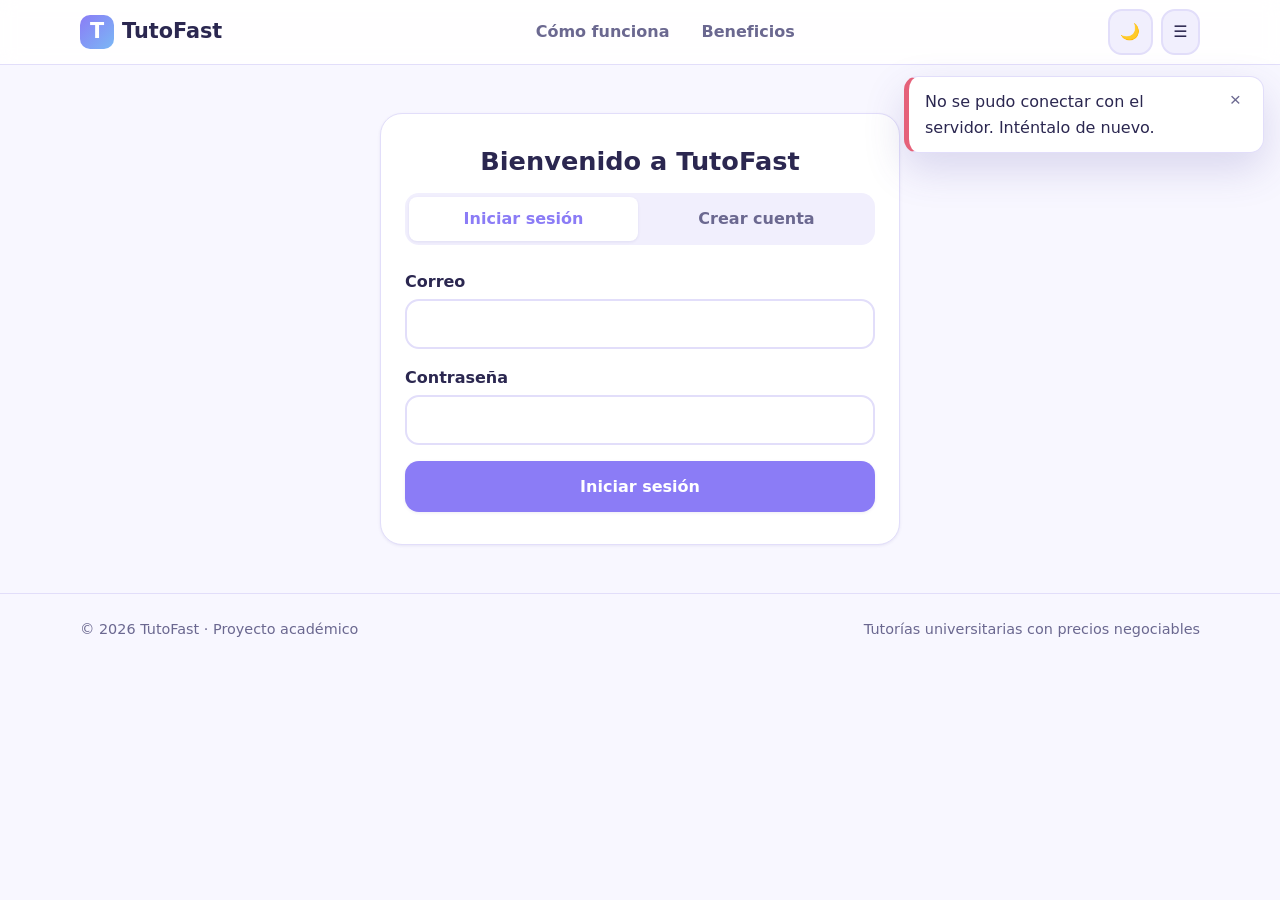
<file: frontend/tutores.html>
<!DOCTYPE html>
<html lang="es" data-theme="light">
<head>
  <meta charset="UTF-8">
  <meta name="viewport" content="width=device-width, initial-scale=1">
  <title>Tutores · TutoFast</title>
  <link rel="stylesheet" href="css/variables.css">
  <link rel="stylesheet" href="css/estilos.css">
  <script>
    // Aplica el tema guardado antes de pintar para evitar parpadeos.
    (function () {
      var t = localStorage.getItem('tutofast_tema');
      if (t !== 'light' && t !== 'dark') {
        t = window.matchMedia && window.matchMedia('(prefers-color-scheme: dark)').matches ? 'dark' : 'light';
      }
      document.documentElement.setAttribute('data-theme', t);
    })();
  </script>
</head>
<body>
  <header class="navbar" data-encabezado></header>

  <main class="seccion">
    <div class="contenedor admin solicitudes">
      <h1>Tutores</h1>
      <div id="aviso" class="alerta" role="status" hidden></div>
      <p id="cargando" class="texto-suave">Cargando…</p>

      <div id="contenido" hidden>
        <form id="form-filtros" class="tarjeta" novalidate>
          <h2>Buscar tutores</h2>
          <div class="rejilla-form">
            <div class="campo">
              <label for="fil-universidad">Universidad</label>
              <select id="fil-universidad"><option value="">Cargando…</option></select>
            </div>
            <div class="campo">
              <label for="fil-facultad">Facultad</label>
              <select id="fil-facultad" disabled><option value="">Todas</option></select>
            </div>
            <div class="campo">
              <label for="fil-programa">Programa</label>
              <select id="fil-programa" disabled><option value="">Todos</option></select>
            </div>
            <div class="campo">
              <label for="fil-asignatura">Asignatura</label>
              <select id="fil-asignatura" disabled><option value="">Todas</option></select>
            </div>
            <div class="campo">
              <label for="fil-modalidad">Modalidad</label>
              <select id="fil-modalidad">
                <option value="">Cualquiera</option>
                <option value="VIRTUAL">Virtual</option>
                <option value="PRESENCIAL">Presencial</option>
              </select>
            </div>
            <div class="campo">
              <label for="fil-disponibilidad">Disponibilidad</label>
              <input type="search" id="fil-disponibilidad" maxlength="60" placeholder="Ej.: L-J, tardes">
            </div>
            <div class="campo">
              <label for="fil-calificacion">Calificación mínima</label>
              <select id="fil-calificacion">
                <option value="">Cualquiera</option>
                <option value="3">3,0 o más</option>
                <option value="4">4,0 o más</option>
                <option value="4.5">4,5 o más</option>
              </select>
            </div>
            <div class="campo">
              <label for="fil-orden">Ordenar por</label>
              <select id="fil-orden">
                <option value="calificacion">Mejor calificados</option>
                <option value="servicios">Más servicios completados</option>
              </select>
            </div>
          </div>
          <div class="campo campo--casilla">
            <label class="casilla" for="fil-verificados">
              <input type="checkbox" id="fil-verificados">
              Solo tutores verificados
            </label>
          </div>
          <div class="barra-acciones">
            <button class="btn btn--primario" type="submit">Buscar</button>
            <button class="btn btn--borde" type="button" id="filtros-limpiar">Limpiar filtros</button>
          </div>
        </form>

        <div id="resultados" class="rejilla rejilla--3" aria-live="polite"></div>
        <p id="resultados-vacio" class="texto-suave centrado" hidden>No se encontraron tutores que coincidan con los filtros seleccionados.</p>
        <div id="paginacion" class="paginacion" hidden>
          <button class="btn btn--borde btn--pequeno" type="button" id="pagina-anterior">← Anterior</button>
          <span id="pagina-info" class="texto-suave"></span>
          <button class="btn btn--borde btn--pequeno" type="button" id="pagina-siguiente">Siguiente →</button>
        </div>
      </div>
    </div>
  </main>

  <!-- Perfil público del tutor -->
  <div class="modal-fondo" id="modal-tutor" role="dialog" aria-modal="true" aria-labelledby="tutor-titulo">
    <div class="modal">
      <div class="modal__cabecera">
        <h2 id="tutor-titulo">Perfil del tutor</h2>
        <button class="btn btn--icono" type="button" data-cerrar-modal="modal-tutor" aria-label="Cerrar">×</button>
      </div>
      <div id="tutor-cuerpo"></div>
      <div class="modal__pie">
        <button class="btn btn--borde" type="button" data-cerrar-modal="modal-tutor">Cerrar</button>
      </div>
    </div>
  </div>

  <footer class="pie">
    <div class="contenedor pie__interior">
      <span>© <span id="anio"></span> TutoFast · Proyecto académico</span>
      <span>Tutorías universitarias con precios negociables</span>
    </div>
  </footer>

  <script type="module" src="js/paginas/tutores.js"></script>
</body>
</html>
</file>
<file: frontend/css/variables.css>
/* Tokens de diseño de TutoFast: morado pastel + azul suave. Tema claro por defecto. */
:root {
  --color-primario: #8b7cf6;
  --color-primario-hover: #7566e8;
  --color-primario-suave: #ece9fe;
  --color-secundario: #7ab8f5;
  --color-secundario-suave: #e3f1fd;

  --fondo: #f8f7ff;
  --superficie: #ffffff;
  --superficie-2: #f1effd;
  --borde: #e2defa;
  --texto: #2b2750;
  --texto-suave: #6b6890;
  --texto-sobre-primario: #ffffff;

  --exito: #3fb984;
  --exito-suave: #dcf5ea;
  --advertencia: #e9a43a;
  --advertencia-suave: #fdf0d9;
  --error: #e5617a;
  --error-suave: #fde4e9;
  --info: #5aa6ee;
  --info-suave: #e3f1fd;

  --sombra-sm: 0 1px 3px rgba(80, 64, 160, 0.10);
  --sombra-md: 0 6px 20px rgba(80, 64, 160, 0.12);
  --sombra-lg: 0 16px 40px rgba(80, 64, 160, 0.18);

  --radio-sm: 8px;
  --radio-md: 14px;
  --radio-lg: 22px;

  --espacio-1: 0.25rem;
  --espacio-2: 0.5rem;
  --espacio-3: 0.75rem;
  --espacio-4: 1rem;
  --espacio-5: 1.5rem;
  --espacio-6: 2rem;
  --espacio-7: 3rem;
  --espacio-8: 4.5rem;

  --fuente: system-ui, -apple-system, "Segoe UI", Roboto, "Helvetica Neue", Arial, sans-serif;
  --ancho-max: 1120px;
  --transicion: 0.2s ease;
}

[data-theme="dark"] {
  --color-primario: #a99cff;
  --color-primario-hover: #bdb3ff;
  --color-primario-suave: #2e2a5a;
  --color-secundario: #7fbdf7;
  --color-secundario-suave: #1f3550;

  --fondo: #15132b;
  --superficie: #1f1c3c;
  --superficie-2: #28244b;
  --borde: #38336a;
  --texto: #ece9ff;
  --texto-suave: #a9a5d0;
  --texto-sobre-primario: #1b1740;

  --exito: #5fd0a0;
  --exito-suave: #17382d;
  --advertencia: #f0b95a;
  --advertencia-suave: #3d2f14;
  --error: #f0839a;
  --error-suave: #43202b;
  --info: #7fbdf7;
  --info-suave: #1f3550;

  --sombra-sm: 0 1px 3px rgba(0, 0, 0, 0.4);
  --sombra-md: 0 6px 20px rgba(0, 0, 0, 0.45);
  --sombra-lg: 0 16px 40px rgba(0, 0, 0, 0.55);
}
</file>
<file: frontend/css/estilos.css>
/* ===== Base ===== */
*, *::before, *::after { box-sizing: border-box; }

html { scroll-behavior: smooth; }

body {
  margin: 0;
  font-family: var(--fuente);
  line-height: 1.6;
  color: var(--texto);
  background: var(--fondo);
  transition: background var(--transicion), color var(--transicion);
}

img, svg { max-width: 100%; display: block; }
a { color: var(--color-primario); text-decoration: none; }
a:hover { text-decoration: underline; }
h1, h2, h3 { line-height: 1.2; margin: 0 0 var(--espacio-3); }
p { margin: 0 0 var(--espacio-4); }

:focus-visible { outline: 3px solid var(--color-secundario); outline-offset: 2px; }

.contenedor { width: min(100% - 2rem, var(--ancho-max)); margin-inline: auto; }
.seccion { padding-block: var(--espacio-7); }
.texto-suave { color: var(--texto-suave); }
.centrado { text-align: center; }
.solo-lectores {
  position: absolute; width: 1px; height: 1px; overflow: hidden;
  clip: rect(0 0 0 0); white-space: nowrap;
}

/* ===== Navbar ===== */
.navbar {
  position: sticky; top: 0; z-index: 50;
  background: color-mix(in srgb, var(--superficie) 88%, transparent);
  backdrop-filter: blur(8px);
  border-bottom: 1px solid var(--borde);
}
.navbar__interior {
  display: flex; align-items: center; justify-content: space-between;
  gap: var(--espacio-4); min-height: 64px;
}
.navbar__marca {
  display: flex; align-items: center; gap: var(--espacio-2);
  font-weight: 800; font-size: 1.3rem; color: var(--texto);
}
.navbar__marca:hover { text-decoration: none; }
.navbar__logo {
  width: 34px; height: 34px; border-radius: 10px; display: grid; place-items: center;
  color: #fff; font-weight: 800;
  background: linear-gradient(135deg, var(--color-primario), var(--color-secundario));
}
.navbar__enlaces { display: flex; align-items: center; gap: var(--espacio-2); }
.navbar__enlaces a {
  color: var(--texto-suave); padding: var(--espacio-2) var(--espacio-3);
  border-radius: var(--radio-sm); font-weight: 600;
}
.navbar__enlaces a:hover { background: var(--superficie-2); color: var(--texto); text-decoration: none; }
.navbar__acciones { display: flex; align-items: center; gap: var(--espacio-2); }
.navbar__menu { display: none; }

@media (max-width: 720px) {
  .navbar__menu { display: inline-flex; }
  .navbar__enlaces {
    display: none; position: absolute; left: 0; right: 0; top: 64px;
    flex-direction: column; align-items: stretch; padding: var(--espacio-3) 1rem;
    background: var(--superficie); border-bottom: 1px solid var(--borde);
  }
  .navbar__enlaces.abierto { display: flex; }
}

/* ===== Botones ===== */
.btn {
  display: inline-flex; align-items: center; justify-content: center; gap: var(--espacio-2);
  padding: 0.65rem 1.25rem; border-radius: var(--radio-md);
  font: inherit; font-weight: 700; cursor: pointer;
  border: 2px solid transparent; transition: all var(--transicion);
}
.btn:hover { text-decoration: none; transform: translateY(-1px); }
.btn:disabled { opacity: 0.55; cursor: not-allowed; transform: none; }
.btn--primario { background: var(--color-primario); color: var(--texto-sobre-primario); box-shadow: var(--sombra-sm); }
.btn--primario:hover { background: var(--color-primario-hover); box-shadow: var(--sombra-md); }
.btn--secundario { background: var(--color-secundario-suave); color: var(--texto); border-color: var(--color-secundario); }
.btn--secundario:hover { background: var(--color-secundario); }
.btn--borde { background: transparent; color: var(--color-primario); border-color: var(--color-primario); }
.btn--borde:hover { background: var(--color-primario-suave); }
.btn--peligro { background: var(--error); color: #fff; }
.btn--grande { padding: 0.9rem 1.8rem; font-size: 1.05rem; }
.btn--icono { padding: 0.5rem 0.65rem; background: var(--superficie-2); color: var(--texto); border-color: var(--borde); }

/* ===== Tarjetas ===== */
.tarjeta {
  background: var(--superficie); border: 1px solid var(--borde);
  border-radius: var(--radio-lg); padding: var(--espacio-5);
  box-shadow: var(--sombra-sm); transition: box-shadow var(--transicion), transform var(--transicion);
}
.tarjeta--elevable:hover { box-shadow: var(--sombra-md); transform: translateY(-3px); }
.tarjeta__icono {
  width: 48px; height: 48px; border-radius: var(--radio-md); display: grid; place-items: center;
  font-size: 1.5rem; margin-bottom: var(--espacio-3); background: var(--color-primario-suave);
}
.rejilla { display: grid; gap: var(--espacio-5); }
.rejilla--3 { grid-template-columns: repeat(auto-fit, minmax(240px, 1fr)); }
.rejilla--4 { grid-template-columns: repeat(auto-fit, minmax(200px, 1fr)); }

/* ===== Badges ===== */
.badge {
  display: inline-block; padding: 0.2rem 0.7rem; border-radius: 999px;
  font-size: 0.8rem; font-weight: 700;
  background: var(--color-primario-suave); color: var(--color-primario);
}
.badge--exito { background: var(--exito-suave); color: var(--exito); }
.badge--advertencia { background: var(--advertencia-suave); color: var(--advertencia); }
.badge--error { background: var(--error-suave); color: var(--error); }
.badge--info { background: var(--info-suave); color: var(--info); }

/* ===== Alertas en línea ===== */
.alerta {
  padding: var(--espacio-3) var(--espacio-4); border-radius: var(--radio-md);
  border-left: 4px solid var(--info); background: var(--info-suave); margin-bottom: var(--espacio-4);
}
.alerta--exito { border-color: var(--exito); background: var(--exito-suave); }
.alerta--error { border-color: var(--error); background: var(--error-suave); }
.alerta--advertencia { border-color: var(--advertencia); background: var(--advertencia-suave); }

/* ===== Toasts ===== */
.toasts {
  position: fixed; top: 76px; right: 1rem; z-index: 200;
  display: flex; flex-direction: column; gap: var(--espacio-2);
  width: min(360px, calc(100vw - 2rem)); pointer-events: none;
}
.toast {
  pointer-events: auto; display: flex; align-items: flex-start; gap: var(--espacio-3);
  padding: var(--espacio-3) var(--espacio-4); border-radius: var(--radio-md);
  background: var(--superficie); border: 1px solid var(--borde); border-left-width: 5px;
  box-shadow: var(--sombra-lg); animation: toast-entrada 0.25s ease;
}
.toast--exito { border-left-color: var(--exito); }
.toast--error { border-left-color: var(--error); }
.toast--advertencia { border-left-color: var(--advertencia); }
.toast--info { border-left-color: var(--info); }
.toast__texto { flex: 1; }
.toast__cerrar { background: none; border: 0; color: var(--texto-suave); cursor: pointer; font-size: 1.2rem; line-height: 1; }
.toast--saliendo { opacity: 0; transform: translateX(20px); transition: all 0.25s ease; }
@keyframes toast-entrada { from { opacity: 0; transform: translateX(20px); } to { opacity: 1; transform: none; } }

/* ===== Modales ===== */
.modal-fondo {
  position: fixed; inset: 0; z-index: 150; display: none;
  align-items: center; justify-content: center; padding: 1rem;
  background: rgba(20, 16, 50, 0.55);
}
.modal-fondo.abierto { display: flex; }
.modal {
  width: min(520px, 100%); max-height: 90vh; overflow: auto;
  background: var(--superficie); border-radius: var(--radio-lg);
  padding: var(--espacio-5); box-shadow: var(--sombra-lg); border: 1px solid var(--borde);
}
.modal__cabecera { display: flex; justify-content: space-between; align-items: center; margin-bottom: var(--espacio-4); }
.modal__cabecera h2 { margin: 0; font-size: 1.3rem; }
.modal__pie { display: flex; justify-content: flex-end; gap: var(--espacio-2); margin-top: var(--espacio-5); }

/* ===== Formularios ===== */
.campo { margin-bottom: var(--espacio-4); }
.campo label { display: block; font-weight: 700; margin-bottom: var(--espacio-1); }
.campo__ayuda { font-size: 0.85rem; color: var(--texto-suave); margin-top: var(--espacio-1); }
.campo__error { font-size: 0.85rem; color: var(--error); margin-top: var(--espacio-1); }
input[type="text"], input[type="email"], input[type="password"], input[type="number"],
input[type="search"], input[type="date"], input[type="datetime-local"], select, textarea {
  width: 100%; padding: 0.65rem 0.9rem; font: inherit; color: var(--texto);
  background: var(--superficie); border: 2px solid var(--borde); border-radius: var(--radio-md);
  transition: border-color var(--transicion), box-shadow var(--transicion);
}
input:focus, select:focus, textarea:focus {
  outline: none; border-color: var(--color-primario);
  box-shadow: 0 0 0 4px var(--color-primario-suave);
}
input.invalido, select.invalido, textarea.invalido { border-color: var(--error); }
textarea { min-height: 110px; resize: vertical; }

/* ===== Portada ===== */
.hero {
  padding-block: var(--espacio-8) var(--espacio-7);
  background:
    radial-gradient(circle at 15% 20%, var(--color-primario-suave), transparent 45%),
    radial-gradient(circle at 85% 10%, var(--color-secundario-suave), transparent 45%);
}
.hero__interior { display: grid; gap: var(--espacio-6); align-items: center; grid-template-columns: 1.1fr 0.9fr; }
.hero h1 { font-size: clamp(2rem, 5vw, 3.3rem); font-weight: 800; }
.hero h1 span {
  background: linear-gradient(90deg, var(--color-primario), var(--color-secundario));
  -webkit-background-clip: text; background-clip: text; color: transparent;
}
.hero__texto { font-size: 1.15rem; color: var(--texto-suave); max-width: 52ch; }
.hero__acciones { display: flex; flex-wrap: wrap; gap: var(--espacio-3); margin-top: var(--espacio-5); }
.hero__demo { display: grid; gap: var(--espacio-3); }
.oferta { display: flex; justify-content: space-between; align-items: center; gap: var(--espacio-3); }
.oferta strong { font-size: 1.15rem; }
.pasos { counter-reset: paso; }
.paso::before {
  counter-increment: paso; content: counter(paso);
  display: grid; place-items: center; width: 36px; height: 36px; border-radius: 50%;
  margin-bottom: var(--espacio-3); font-weight: 800;
  color: var(--texto-sobre-primario); background: var(--color-primario);
}
.estado-api { display: inline-flex; align-items: center; gap: var(--espacio-2); font-size: 0.9rem; }
.punto { width: 10px; height: 10px; border-radius: 50%; background: var(--texto-suave); }
.punto--ok { background: var(--exito); }
.punto--fallo { background: var(--error); }

.pie { border-top: 1px solid var(--borde); padding-block: var(--espacio-5); color: var(--texto-suave); font-size: 0.9rem; }
.pie__interior { display: flex; flex-wrap: wrap; justify-content: space-between; gap: var(--espacio-3); }

@media (max-width: 820px) {
  .hero__interior { grid-template-columns: 1fr; }
  .hero { padding-block: var(--espacio-7) var(--espacio-6); }
}

@media (prefers-reduced-motion: reduce) {
  * { transition: none !important; animation: none !important; scroll-behavior: auto !important; }
}

/* ===== Utilidades de módulo 03 ===== */
[hidden] { display: none !important; }
.btn--bloque { width: 100%; }
fieldset { border: 0; padding: 0; margin: 0; min-width: 0; }
legend { font-weight: 700; padding: 0; margin-bottom: var(--espacio-2); }
input[type="checkbox"], input[type="radio"] { accent-color: var(--color-primario); width: 1.1rem; height: 1.1rem; flex: none; }

/* Encabezado autenticado */
.navbar__rol select { width: auto; padding: 0.4rem 0.7rem; border-radius: var(--radio-md); font-weight: 600; }
.navbar__usuario {
  max-width: 12ch; overflow: hidden; text-overflow: ellipsis; white-space: nowrap;
  font-weight: 700; color: var(--texto-suave);
}
.navbar__salir, .navbar__ingresar { padding: 0.45rem 0.9rem; }
@media (max-width: 720px) {
  .navbar__usuario { display: none; }
}

/* Acceso */
.acceso__interior { display: flex; justify-content: center; }
.acceso__tarjeta { width: min(520px, 100%); padding: var(--espacio-6) var(--espacio-5); }
.acceso__titulo { font-size: 1.6rem; text-align: center; margin-bottom: var(--espacio-4); }
.pestanas {
  display: grid; grid-template-columns: 1fr 1fr; gap: var(--espacio-1); padding: var(--espacio-1);
  background: var(--superficie-2); border-radius: var(--radio-md); margin-bottom: var(--espacio-5);
}
.pestana {
  padding: 0.6rem 0.5rem; border: 0; border-radius: var(--radio-sm); cursor: pointer;
  font: inherit; font-weight: 700; color: var(--texto-suave); background: transparent;
  transition: all var(--transicion);
}
.pestana:hover { color: var(--texto); }
.pestana[aria-selected="true"] { background: var(--superficie); color: var(--color-primario); box-shadow: var(--sombra-sm); }
.selector-rol { display: flex; flex-wrap: wrap; gap: var(--espacio-3); }
.selector-rol legend { width: 100%; }
.selector-rol .campo__ayuda { width: 100%; margin: 0; }
.opcion-rol {
  display: inline-flex; align-items: center; gap: var(--espacio-2); flex: 1 1 140px; cursor: pointer;
  padding: 0.65rem 0.9rem; border: 2px solid var(--borde); border-radius: var(--radio-md); font-weight: 600;
  transition: border-color var(--transicion), background var(--transicion);
}
.opcion-rol:has(input:checked) { border-color: var(--color-primario); background: var(--color-primario-suave); }
.casilla { display: flex; align-items: flex-start; gap: var(--espacio-2); cursor: pointer; margin-bottom: var(--espacio-2); }
.casilla input { margin-top: 0.2rem; }
.campo--casilla { padding: var(--espacio-3); border-radius: var(--radio-md); background: var(--superficie-2); }
.campo--casilla .casilla { margin: 0; font-weight: 400; }

/* Perfil */
.perfil { max-width: 820px; }
.perfil > h1 { margin-bottom: var(--espacio-5); }
.perfil__secciones { display: grid; gap: var(--espacio-5); margin-block: var(--espacio-5); }
#contenido > .tarjeta + .tarjeta, #contenido > .perfil__secciones + .tarjeta { margin-top: var(--espacio-5); }
.datos { display: grid; grid-template-columns: repeat(auto-fit, minmax(220px, 1fr)); gap: var(--espacio-4); margin: 0; }
.datos dt { font-size: 0.8rem; font-weight: 700; text-transform: uppercase; letter-spacing: 0.04em; color: var(--texto-suave); }
.datos dd { margin: 0; font-weight: 600; word-break: break-word; }
.fila-badges { display: flex; flex-wrap: wrap; gap: var(--espacio-2); }
.rejilla-form { display: grid; grid-template-columns: repeat(auto-fit, minmax(220px, 1fr)); gap: 0 var(--espacio-4); }

/* ===== Campana de notificaciones (encabezado) ===== */
.campana { position: relative; }
.campana__boton { position: relative; }
.campana__insignia {
  position: absolute; top: -6px; right: -6px; min-width: 1.25rem; height: 1.25rem; padding: 0 0.3rem;
  display: grid; place-items: center; border-radius: 999px;
  background: var(--error); color: var(--texto-sobre-primario);
  font-size: 0.7rem; font-weight: 800; line-height: 1;
  border: 2px solid var(--superficie);
}
.campana__insignia[hidden] { display: none; }
.campana__panel {
  position: absolute; right: 0; top: calc(100% + var(--espacio-2)); z-index: 60;
  width: min(380px, 92vw); max-height: min(70vh, 480px); overflow: auto;
  background: var(--superficie); color: var(--texto);
  border: 1px solid var(--borde); border-radius: var(--radio-md); box-shadow: var(--sombra-lg);
}
.campana__panel[hidden] { display: none; }
.campana__cabecera {
  display: flex; justify-content: space-between; align-items: center; gap: var(--espacio-3);
  padding: var(--espacio-3) var(--espacio-4); border-bottom: 1px solid var(--borde);
}
.campana__accion {
  background: none; border: 0; padding: 0; cursor: pointer; font: inherit; font-size: 0.85rem; font-weight: 700;
  color: var(--color-primario);
}
.campana__accion:hover:not(:disabled) { text-decoration: underline; }
.campana__accion:disabled { color: var(--texto-suave); cursor: default; opacity: 0.7; }
.campana__lista { list-style: none; margin: 0; padding: 0; }
.campana__vacio { margin: 0; padding: var(--espacio-5) var(--espacio-4); text-align: center; }
.campana__pie {
  display: block; padding: var(--espacio-3) var(--espacio-4); text-align: center; font-weight: 700;
  border-top: 1px solid var(--borde);
}
.campana__pie:hover { background: var(--superficie-2); text-decoration: none; }
@media (max-width: 720px) {
  .campana { position: static; } /* el panel se ancla al encabezado y no se sale de la pantalla */
  .campana__panel { left: 0.5rem; right: 0.5rem; width: auto; top: calc(100% + 4px); }
}

/* Notificación (campana y perfil) */
.notificacion { border-bottom: 1px solid var(--borde); }
.notificacion:last-child { border-bottom: 0; }
.notificacion__cuerpo {
  display: grid; gap: 0.15rem; width: 100%; text-align: left; cursor: pointer;
  padding: var(--espacio-3) var(--espacio-4) var(--espacio-3) calc(var(--espacio-4) + 0.9rem);
  background: transparent; color: var(--texto); border: 0; font: inherit; position: relative;
}
.notificacion__cuerpo:hover { background: var(--superficie-2); }
.notificacion__titulo { font-weight: 600; }
.notificacion--no-leida .notificacion__titulo { font-weight: 800; }
.notificacion--no-leida .notificacion__cuerpo { background: var(--color-primario-suave); }
.notificacion--no-leida .notificacion__cuerpo:hover { background: var(--superficie-2); }
.notificacion--no-leida .notificacion__cuerpo::before {
  content: ""; position: absolute; left: var(--espacio-4); top: 1.1rem;
  width: 0.55rem; height: 0.55rem; border-radius: 50%; background: var(--color-primario);
}
.notificacion__mensaje { color: var(--texto-suave); font-size: 0.9rem; }
.notificacion__fecha { color: var(--texto-suave); font-size: 0.78rem; }

/* Perfil: notificaciones y soportes de verificación */
.lista-notificaciones {
  list-style: none; margin: var(--espacio-4) 0 0; padding: 0;
  border: 1px solid var(--borde); border-radius: var(--radio-md); overflow: hidden; background: var(--superficie);
}
.lista-notificaciones:empty { display: none; }
.barra-acciones { display: flex; flex-wrap: wrap; align-items: center; justify-content: space-between; gap: var(--espacio-3); }
.barra-acciones .casilla { margin: 0; }
.soportes { list-style: none; margin: var(--espacio-4) 0 0; padding: 0; display: grid; gap: var(--espacio-3); }
.soporte {
  display: grid; gap: var(--espacio-2); padding: var(--espacio-3) var(--espacio-4);
  border: 1px solid var(--borde); border-radius: var(--radio-md); background: var(--superficie-2);
}
.soporte__cabecera { display: flex; flex-wrap: wrap; justify-content: space-between; align-items: center; gap: var(--espacio-2); }
.soporte__nombre { font-weight: 700; word-break: break-word; }
.soporte__meta { font-size: 0.85rem; color: var(--texto-suave); }
.soporte__observacion { font-size: 0.9rem; }
.btn--pequeno { padding: 0.35rem 0.8rem; font-size: 0.85rem; }
input[type="file"] {
  width: 100%; padding: 0.5rem; border: 1px dashed var(--borde); border-radius: var(--radio-md);
  background: var(--superficie); color: var(--texto); font: inherit;
}

/* ===== Asignaturas del tutor ===== */
.asignaturas { display: grid; gap: var(--espacio-1); max-height: 220px; overflow-y: auto; margin-bottom: var(--espacio-2); }
.asignaturas .casilla { margin: 0; }
.fila-badges .badge { display: inline-flex; align-items: center; gap: var(--espacio-2); list-style: none; }
ul.fila-badges { margin: var(--espacio-2) 0 0; padding: 0; }
.badge__quitar {
  border: 0; background: transparent; color: inherit; cursor: pointer; font: inherit; font-weight: 800;
  line-height: 1; padding: 0 0.1rem;
}
.badge__quitar:hover { color: var(--error); }

/* ===== Panel de administración ===== */
.admin { max-width: 1040px; }
.admin > h1 { margin-bottom: var(--espacio-5); }
.pestanas--admin { grid-template-columns: repeat(auto-fit, minmax(120px, 1fr)); }
.admin__panel { display: grid; gap: var(--espacio-5); }
.admin__barra { display: flex; flex-wrap: wrap; align-items: flex-end; gap: var(--espacio-3); }
.admin__barra .campo { margin: 0; flex: 1 1 180px; }
.tabla-contenedor { overflow-x: auto; border: 1px solid var(--borde); border-radius: var(--radio-md); }
.tabla { width: 100%; border-collapse: collapse; font-size: 0.92rem; }
.tabla th, .tabla td { padding: 0.6rem 0.8rem; text-align: left; border-bottom: 1px solid var(--borde); vertical-align: top; }
.tabla th { background: var(--superficie-2); font-size: 0.78rem; text-transform: uppercase; letter-spacing: 0.04em; color: var(--texto-suave); }
.tabla tr:last-child td { border-bottom: 0; }
.tabla td.acciones { white-space: nowrap; }
.tabla .inactivo { color: var(--texto-suave); text-decoration: line-through; }
.badge--prioridad { background: var(--advertencia-suave); color: var(--texto); border: 1px solid var(--advertencia); }
.cola { list-style: none; margin: 0; padding: 0; display: grid; gap: var(--espacio-3); }
.cola__item {
  display: grid; gap: var(--espacio-2); padding: var(--espacio-4);
  border: 1px solid var(--borde); border-radius: var(--radio-md); background: var(--superficie-2);
}
.cola__item--prioridad { border-color: var(--advertencia); }
.cola__cabecera { display: flex; flex-wrap: wrap; justify-content: space-between; align-items: center; gap: var(--espacio-2); }
.cola__acciones { display: flex; flex-wrap: wrap; gap: var(--espacio-2); align-items: center; }
.cola__acciones input[type="text"] { flex: 1 1 220px; }
.paginacion { display: flex; align-items: center; justify-content: space-between; gap: var(--espacio-3); }
.comision-actual { font-size: 2.2rem; font-weight: 800; color: var(--color-primario); line-height: 1; }
.admin__formulario { display: grid; grid-template-columns: repeat(auto-fit, minmax(180px, 1fr)); gap: 0 var(--espacio-4); align-items: end; }

/* ===== Solicitudes de tutoría ===== */
.solicitudes { max-width: var(--ancho-max); }
.solicitud { display: flex; flex-direction: column; gap: var(--espacio-2); }
.solicitud__tema { margin: 0; font-size: 1.05rem; line-height: 1.3; word-break: break-word; }
.solicitud > p { margin: 0; }
.solicitud__precio { font-size: 1.4rem; font-weight: 800; color: var(--color-primario); }
.solicitud__acciones { display: flex; flex-wrap: wrap; gap: var(--espacio-2); margin-top: auto; padding-top: var(--espacio-3); }
.solicitud__descripcion { white-space: pre-wrap; word-break: break-word; margin-top: 0; }
#detalle-pie { flex-wrap: wrap; }

/* ===== Propuestas y negociación ===== */
.propuestas-seccion { margin-top: var(--espacio-5); border-top: 1px solid var(--borde); padding-top: var(--espacio-4); }
.propuestas-seccion h3 { margin-top: 0; }
.propuestas { display: grid; gap: var(--espacio-3); }
.propuesta {
  display: flex; flex-direction: column; gap: var(--espacio-2);
  padding: var(--espacio-4); border: 1px solid var(--borde); border-radius: var(--radio-md);
  background: var(--superficie-2); color: var(--texto);
}
.propuesta > p { margin: 0; }
.propuesta--seleccionada { border-color: var(--exito); background: var(--exito-suave); }
.propuesta--inactiva { opacity: 0.7; }
.propuesta__tutor { font-weight: 700; color: var(--color-primario); text-decoration: none; }
.propuesta__tutor:hover { text-decoration: underline; }
.propuesta__precio { font-size: 1.3rem; font-weight: 800; color: var(--color-primario); white-space: nowrap; }
.propuesta__nota { font-style: italic; color: var(--texto); word-break: break-word; }
.propuesta__aviso {
  padding: var(--espacio-2) var(--espacio-3); border-radius: var(--radio-sm);
  background: var(--advertencia-suave); color: var(--texto); border: 1px solid var(--advertencia);
}
.propuesta__acciones { display: flex; flex-wrap: wrap; gap: var(--espacio-2); margin-top: var(--espacio-2); }
.propuesta__historial { margin: 0; padding-left: var(--espacio-5); color: var(--texto-suave); display: grid; gap: var(--espacio-1); }
.form-propuesta { display: block; margin-top: var(--espacio-3); padding: var(--espacio-4); border: 1px dashed var(--borde); border-radius: var(--radio-md); background: var(--superficie); }
.form-propuesta textarea { width: 100%; }

/* ===== Tutores y reseñas ===== */
.tutor__nota { margin: 0; font-weight: 700; color: var(--texto); }
.resenas { display: grid; gap: var(--espacio-3); }
.resena { padding: var(--espacio-3); border: 1px solid var(--borde); border-radius: var(--radio-md); background: var(--superficie-2); display: grid; gap: var(--espacio-2); }
.resena > p { margin: 0; }
.resena__comentario { word-break: break-word; white-space: pre-wrap; }

/* ===== Confirmación, servicios y pagos ===== */
.pago-resumen {
  display: flex; justify-content: space-between; align-items: baseline; gap: var(--espacio-3);
  margin-block: var(--espacio-4); padding: var(--espacio-3) var(--espacio-4);
  border: 1px solid var(--borde); border-radius: var(--radio-md); background: var(--superficie-2); color: var(--texto);
}
.pago-resumen__monto { font-size: 1.6rem; font-weight: 800; color: var(--color-primario); }
.servicios { display: grid; gap: var(--espacio-4); }
.servicio { display: flex; flex-direction: column; gap: var(--espacio-2); color: var(--texto); text-decoration: none; }
.servicio > p { margin: 0; }
.servicio__tema { margin: 0; font-size: 1.05rem; word-break: break-word; }
.servicio__precio { font-size: 1.3rem; font-weight: 800; color: var(--color-primario); }
.liquidacion { display: grid; gap: var(--espacio-2); margin: 0; }
.liquidacion > div { display: flex; justify-content: space-between; gap: var(--espacio-3); padding-block: var(--espacio-2); border-bottom: 1px solid var(--borde); }
.liquidacion > div:last-child { border-bottom: 0; }
.liquidacion dt { color: var(--texto-suave); }
.liquidacion dd { margin: 0; font-weight: 700; text-align: right; word-break: break-word; }
.liquidacion__total dt, .liquidacion__total dd { color: var(--texto); font-size: 1.1rem; }
.servicio-detalle { display: grid; gap: var(--espacio-5); max-width: 820px; }
.servicio-detalle .tarjeta > .btn { margin-top: var(--espacio-4); }

/* ===== Mensajería (chat) ===== */
.chat-seccion { margin-top: var(--espacio-5); border-top: 1px solid var(--borde); padding-top: var(--espacio-4); }
.chat-seccion h3 { margin-top: 0; }
.chat { display: grid; gap: var(--espacio-3); }
.chat__estado {
  padding: var(--espacio-2) var(--espacio-3); border-radius: var(--radio-sm);
  background: var(--advertencia-suave); border: 1px solid var(--advertencia); color: var(--texto);
}
.chat__mensajes {
  display: flex; flex-direction: column; gap: var(--espacio-2);
  min-height: 160px; max-height: 360px; overflow-y: auto; padding: var(--espacio-3);
  border: 1px solid var(--borde); border-radius: var(--radio-md); background: var(--superficie-2); color: var(--texto);
}
.chat__vacio { margin: auto; text-align: center; }
.chat__mensaje {
  align-self: flex-start; max-width: min(85%, 520px);
  padding: var(--espacio-2) var(--espacio-3); border-radius: var(--radio-md);
  background: var(--superficie); border: 1px solid var(--borde); color: var(--texto);
}
.chat__mensaje--propio { align-self: flex-end; background: var(--color-primario-suave); border-color: var(--color-primario); }
.chat__mensaje--sistema {
  align-self: center; max-width: 90%; text-align: center; font-size: 0.9rem;
  background: var(--info-suave); border-color: var(--info); color: var(--texto);
}
.chat__mensaje--retirado .chat__texto { font-style: italic; color: var(--texto-suave); }
.chat__cabecera { display: flex; justify-content: space-between; gap: var(--espacio-3); font-size: 0.85rem; }
.chat__texto { margin: var(--espacio-1) 0 0; white-space: pre-wrap; word-break: break-word; }
.chat__adjunto { margin-top: var(--espacio-2); max-width: 100%; overflow-wrap: anywhere; }
.chat__pie { display: flex; flex-wrap: wrap; gap: var(--espacio-2); align-items: center; margin-top: var(--espacio-1); }
.chat__reportar { background: none; border: 0; padding: 0; color: var(--texto-suave); font-size: 0.8rem; text-decoration: underline; cursor: pointer; }
.chat__reportar:hover, .chat__reportar:focus-visible { color: var(--error); }
.chat__form-reporte { display: grid; gap: var(--espacio-2); margin-top: var(--espacio-2); padding-top: var(--espacio-2); border-top: 1px dashed var(--borde); }
.chat__conexion { margin: 0; font-size: 0.85rem; color: var(--advertencia); }
.chat__formulario { display: grid; gap: var(--espacio-2); }
.chat__formulario textarea { width: 100%; }
.chat__barra { display: flex; flex-wrap: wrap; align-items: center; gap: var(--espacio-3); }
.chat__barra input[type="file"] { flex: 1 1 200px; min-width: 0; }
.chat__contador { font-size: 0.8rem; }
.chat__hilos { display: flex; flex-wrap: wrap; gap: var(--espacio-2); margin-bottom: var(--espacio-3); }
.chat__hilo { display: inline-flex; align-items: center; gap: var(--espacio-2); }

/* ===== Calificaciones y reseñas ===== */
.calificacion-form { display: grid; gap: var(--espacio-3); }
.criterio { border: 0; margin: 0; padding: 0; display: flex; flex-wrap: wrap; align-items: center; justify-content: space-between; gap: var(--espacio-2); }
.criterio legend { float: left; padding: 0; margin-right: var(--espacio-3); color: var(--texto); font-weight: 600; }
.estrellas { display: inline-flex; flex-direction: row-reverse; gap: 2px; }
.estrellas input { position: absolute; opacity: 0; pointer-events: none; }
.estrellas label { cursor: pointer; font-size: 1.6rem; line-height: 1; color: var(--borde); transition: color var(--transicion); }
.estrellas input:checked ~ label, .estrellas label:hover, .estrellas label:hover ~ label { color: var(--advertencia); }
.estrellas input:focus-visible + label { outline: 2px solid var(--color-primario); outline-offset: 2px; border-radius: 4px; }
.estrellas-fijas { color: var(--advertencia); letter-spacing: 2px; white-space: nowrap; }
.estrellas-fijas .apagada { color: var(--borde); }
.resena-propia { padding: var(--espacio-3); border: 1px solid var(--borde); border-radius: var(--radio-md); background: var(--superficie-2); display: grid; gap: var(--espacio-2); }
.resena-propia > p { margin: 0; }
.resena-propia ul { margin: 0; padding-left: var(--espacio-5); color: var(--texto-suave); }

/* ===== Moderación (administración) ===== */
.moderacion { display: grid; gap: var(--espacio-4); }
.moderacion__item { padding: var(--espacio-4); border: 1px solid var(--borde); border-radius: var(--radio-md); background: var(--superficie-2); color: var(--texto); display: grid; gap: var(--espacio-2); }
.moderacion__item > p { margin: 0; }
.moderacion__cita { padding: var(--espacio-2) var(--espacio-3); border-left: 3px solid var(--advertencia); background: var(--superficie); white-space: pre-wrap; word-break: break-word; }
.moderacion__acciones { display: flex; flex-wrap: wrap; gap: var(--espacio-2); }
.moderacion__form { display: grid; gap: var(--espacio-2); padding: var(--espacio-3); border: 1px dashed var(--borde); border-radius: var(--radio-md); background: var(--superficie); }
.cierre-resultado { display: grid; gap: var(--espacio-2); margin-top: var(--espacio-4); }
.sr-only { position: absolute; width: 1px; height: 1px; margin: -1px; padding: 0; overflow: hidden; clip: rect(0, 0, 0, 0); white-space: nowrap; border: 0; }

/* ---- Reportes, sanciones y apelaciones (módulo 10) ---- */
.moderacion__item h4 { margin: var(--espacio-3) 0 var(--espacio-1); font-size: 1rem; }
.expediente { display: grid; gap: var(--espacio-2); padding: var(--espacio-3); border: 1px solid var(--borde); border-radius: var(--radio-md); background: var(--superficie); }
.expediente[hidden] { display: none; }
.expediente__chat { max-height: 320px; overflow-y: auto; display: grid; gap: var(--espacio-2); padding: var(--espacio-2); border: 1px solid var(--borde); border-radius: var(--radio-md); background: var(--superficie-2); }
.expediente__mensaje { padding: var(--espacio-2) var(--espacio-3); border-left: 3px solid var(--color-primario); background: var(--superficie); border-radius: var(--radio-sm); }
.expediente__mensaje--retirado { border-left-color: var(--error); }
.expediente__mensaje p { margin: var(--espacio-1) 0 0; white-space: pre-wrap; word-break: break-word; }
.sancion__apelacion { display: grid; gap: var(--espacio-2); padding: var(--espacio-3); border: 1px solid var(--borde); border-radius: var(--radio-md); background: var(--superficie); color: var(--texto); }
.sancion__apelacion p { margin: 0; }
.sancion__apelacion .moderacion__cita { border-left-color: var(--info); }
</file>
